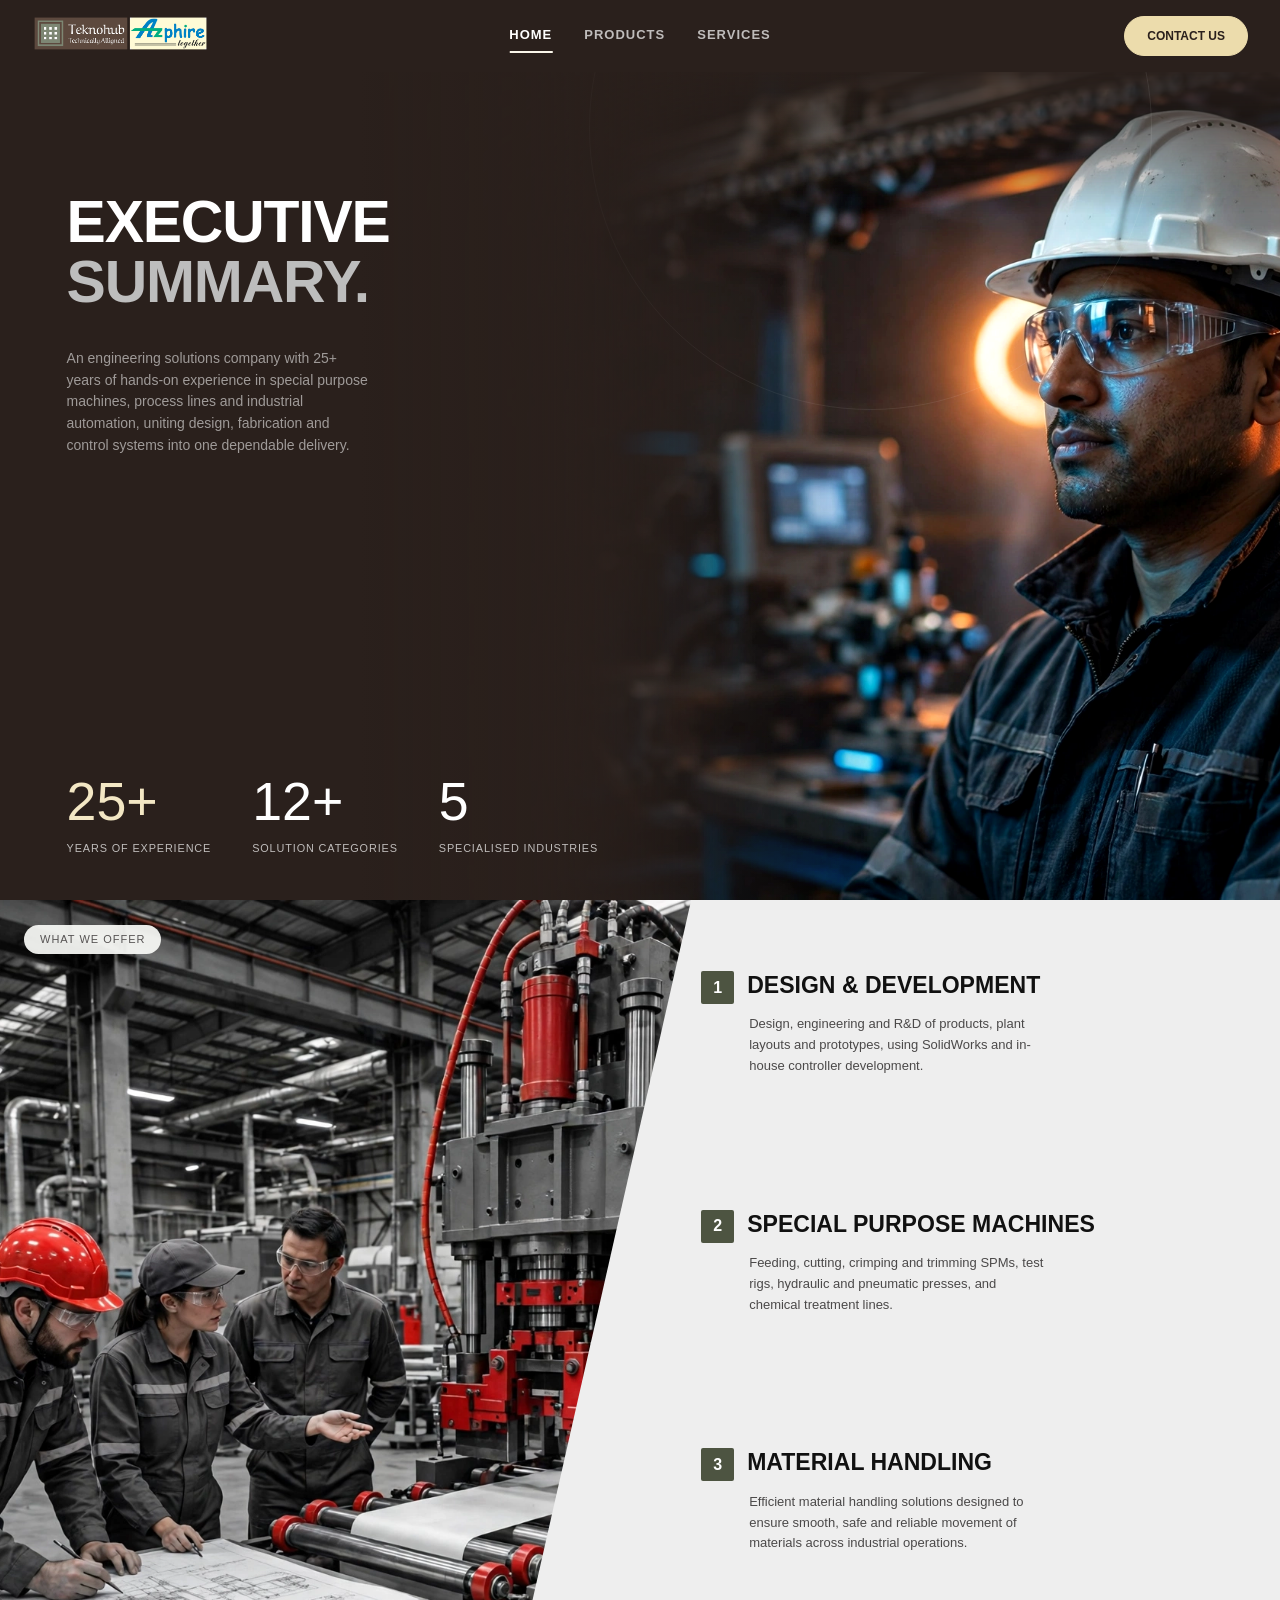
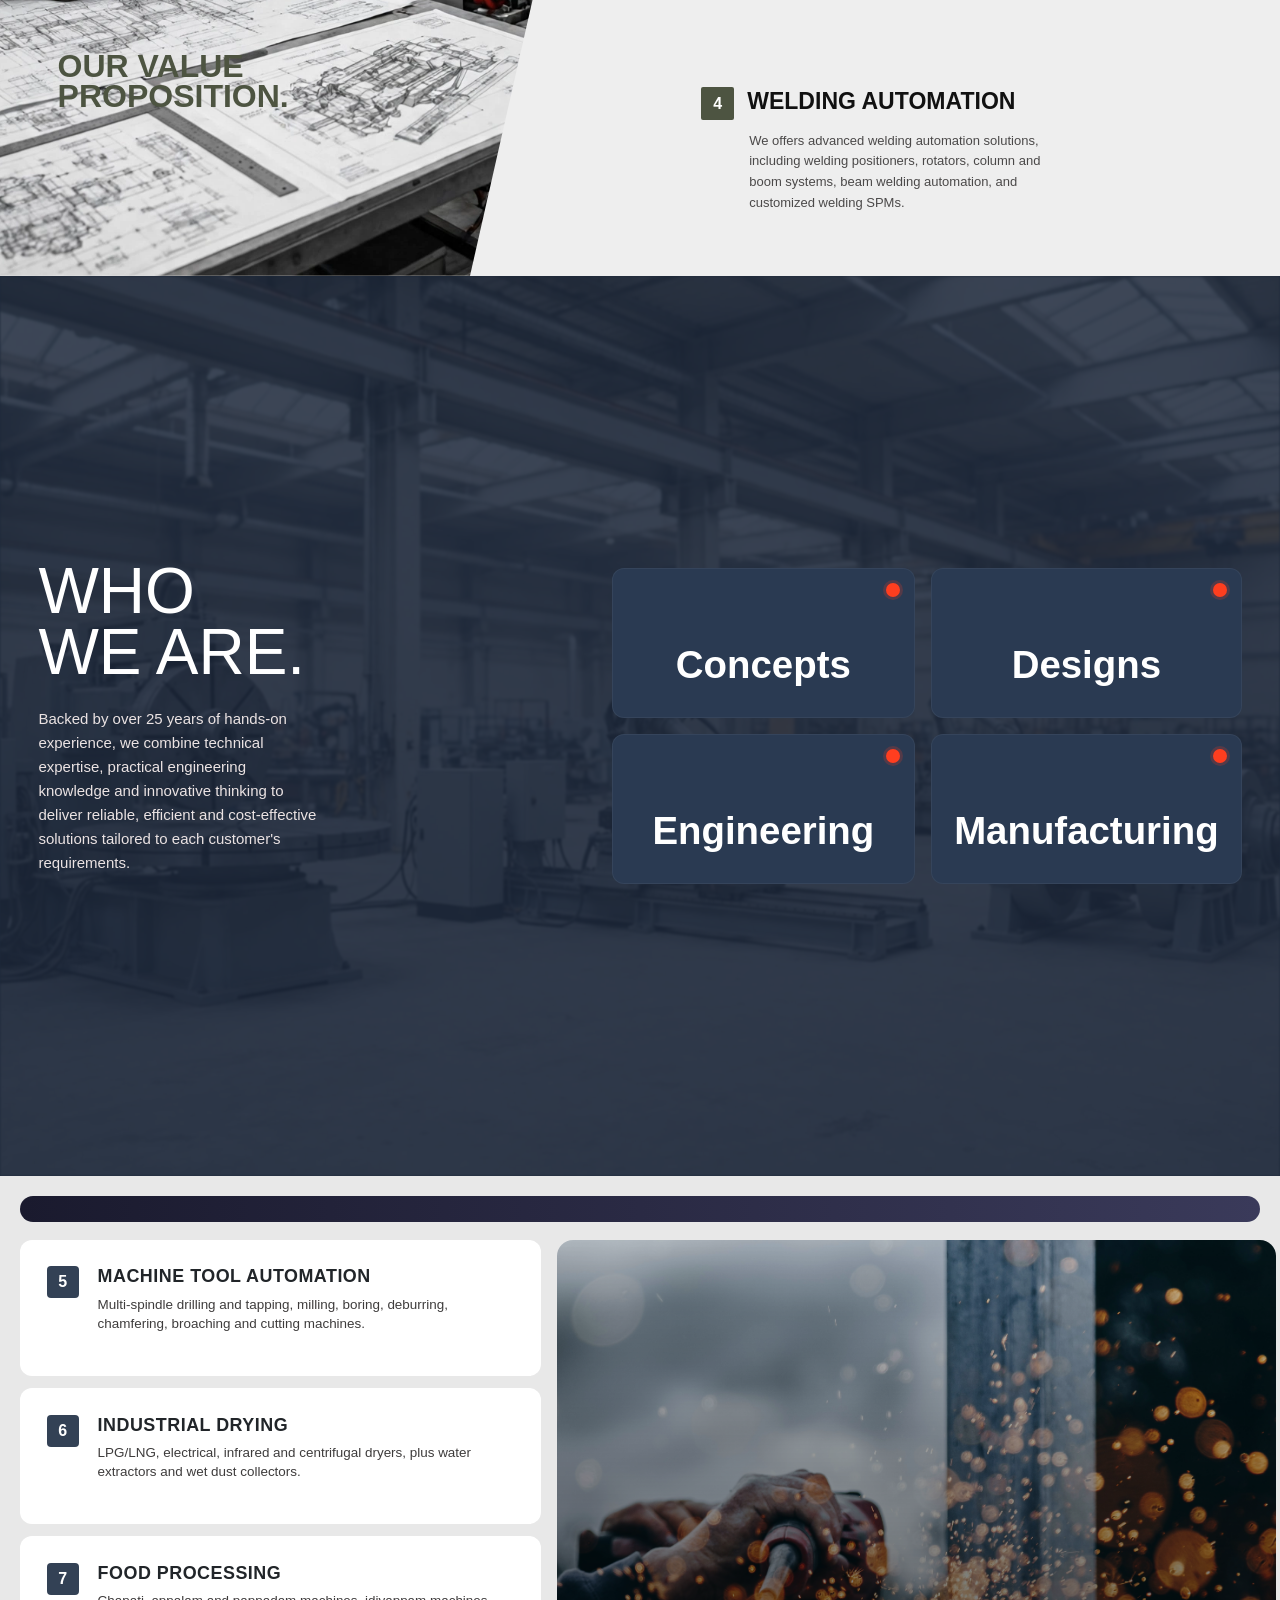
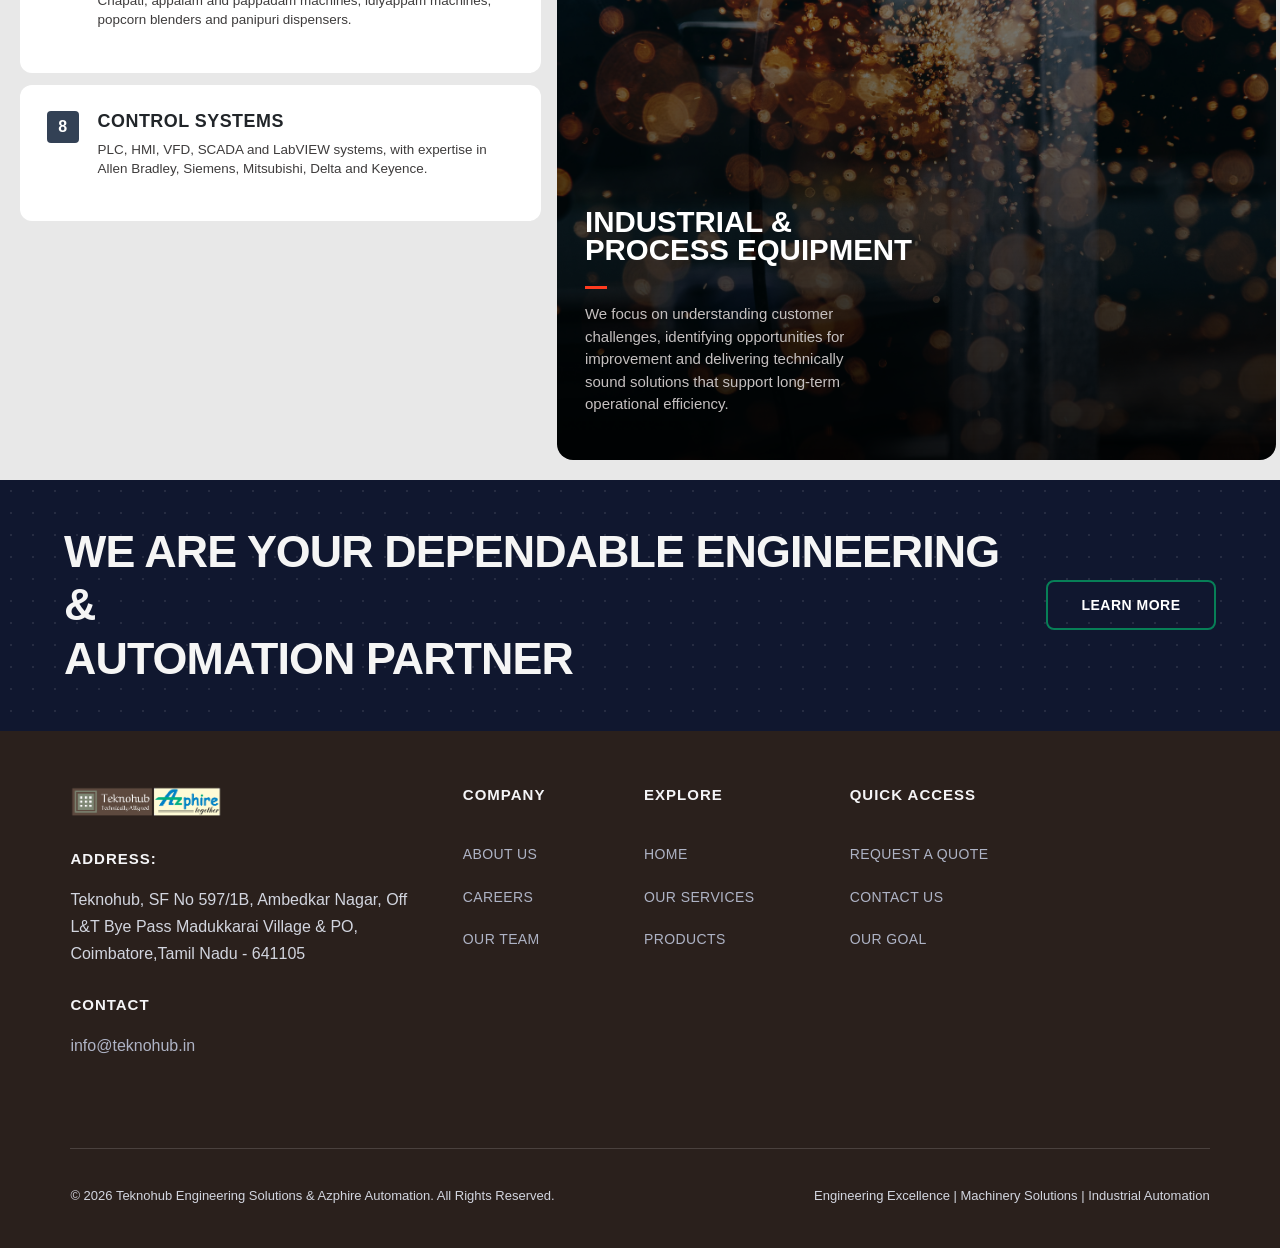
<file: index.html>
<!DOCTYPE html>
<html lang="en">
<head>
    <meta charset="UTF-8">
    <meta name="viewport" content="width=device-width, initial-scale=1.0">
    <title>Teknohub & Azphire </title>
    <link href="https://cdn.jsdelivr.net/npm/bootstrap@5.0.2/dist/css/bootstrap.min.css" rel="stylesheet" integrity="sha384-EVSTQN3/azprG1Anm3QDgpJLIm9Nao0Yz1ztcQTwFspd3yD65VohhpuuCOmLASjC" crossorigin="anonymous">
    <link rel="icon" href="ass/fv.png">
    <link rel="stylesheet" href="home.css">
    <script src="https://cdn.jsdelivr.net/npm/bootstrap@5.0.2/dist/js/bootstrap.bundle.min.js" integrity="sha384-MrcW6ZMFYlzcLA8Nl+NtUVF0sA7MsXsP1UyJoMp4YLEuNSfAP+JcXn/tWtIaxVXM" crossorigin="anonymous"></script>

</head>
<body>

     <!-- Navbar --><header class="navbar">
  <a href="index.html" class="brand" >
    <img src="ass/mlogo.png" alt="Logo" class="brand-logo">
  </a>

  

  <input type="checkbox" id="menu-toggle">
  
  <nav class="nav-links">
    <a href="#home" class="active">HOME</a>
    <a href="Products/products.html">PRODUCTS</a>
    <a href="Service/service.html">SERVICES</a>
    <a href="../Contact/contact.html" class="mobile-contact">CONTACT US</a>
  </nav>

  <div class="nav-right">
    <a href="Contact/contact.html" class="contact-btn">Contact Us</a>
    <label for="menu-toggle" class="menu-icon">
      <span></span><span></span><span></span>
    </label>
  </div>
</header>

     <section class="slide">

    <!-- Decor -->
    <div class="arc"></div>
    <div class="circle"></div>

    <!-- Worker image (use a transparent PNG cut-out for best result) -->
    <img src="ass/man-w.webp" alt="Engineer with helmet" class="hero-img">

    <!-- Title + paragraph -->
    <div class="content">
      <h1 class="title">Executive <span>Summary.</span></h1>
      <p class="desc">
      An engineering solutions company with 25+ years of hands-on experience in special purpose machines, process lines and industrial automation, uniting design, fabrication and control systems into one dependable delivery.
      </p>
    </div>

    <!-- Stats -->
    <div class="stats">
      <div class="stat">
        <div class="num accent">25+</div>
        <div class="label">Years of Experience</div>
      </div>
      <div class="stat">
        <div class="num">12+</div>
        <div class="label">Solution Categories</div>
      </div>
      <div class="stat">
        <div class="num">5</div>
        <div class="label">Specialised Industries</div>
      </div>
    </div>
  </section>



<!-- VALUE PROPOSITION SECTION -->
 <section class="value-prop-section">
  <div class="value-prop-tag">What we offer</div>
  <div class="value-prop-photo"></div>
  <h1 class="value-prop-headline">Our value<br>proposition.</h1>
  <div class="value-prop-item">
    <div class="value-prop-num">1</div>
    <h3>Design & Development</h3>
    <p>Design, engineering and R&D of products, plant layouts and prototypes, using SolidWorks and in-house controller development.</p>
  </div>
  <div class="value-prop-item">
    <div class="value-prop-num">2</div>
    <h3>Special Purpose Machines</h3>
    <p>Feeding, cutting, crimping and trimming SPMs, test rigs, hydraulic and pneumatic presses, and chemical treatment lines.</p>
  </div>
  <div class="value-prop-item">
    <div class="value-prop-num">3</div>
    <h3>Material Handling</h3>
    <p>Efficient material handling solutions designed to ensure smooth, safe and reliable movement of materials across industrial operations.</p>
  </div>
   <div class="value-prop-item">
    <div class="value-prop-num">4</div>
    <h3>Welding Automation</h3>
    <p>We offers advanced welding automation solutions, including welding positioners, rotators, column and boom systems, beam welding automation, and customized welding SPMs.</p>
  </div>   
</section>
<section class="who-section" id="who-section">
  <div class="who-bg"></div>

  <div class="who-content">
    <div class="who-left">
      <h1>WHO<br>WE ARE.</h1>
      <p>Backed by over 25 years of hands-on experience, we combine technical expertise, practical engineering knowledge and innovative thinking to deliver reliable, efficient and cost-effective solutions tailored to each customer's requirements.</p>
    </div>

    <div class="who-right">
      <div class="who-card">
        <span class="dot"></span>
        <h2>Concepts</h2>
      </div>
      <div class="who-card black">
        <span class="dot"></span>
        <h2>Designs</h2>
      </div>
      <div class="who-card">
      <span class="dot"></span>
        <h2>Engineering</h2>
      </div>
      <div class="who-card">
        <span class="dot"></span>
        <h2>Manufacturing</h2>
      </div>
    </div>
  </div>
</section>

<section class="fab-section">
  <div class="fab-top-bar"></div>

  <div class="fab-grid">
    <!-- LEFT 4 CARDS -->
    <div class="fab-left">
      <div class="fab-card">
        <div class="num">5</div>
        <div>
          <h3>MACHINE TOOL AUTOMATION</h3>
          <p>Multi-spindle drilling and tapping, milling, boring, deburring, chamfering, broaching and cutting machines.</p>
        </div>
      </div>

      <div class="fab-card">
        <div class="num">6</div>
        <div>
          <h3>INDUSTRIAL DRYING</h3>
          <p>LPG/LNG, electrical, infrared and centrifugal dryers, plus water extractors and wet dust collectors.</p>
        </div>
      </div>

      <div class="fab-card">
        <div class="num">7</div>
        <div>
          <h3>FOOD PROCESSING</h3>
          <p>Chapati, appalam and pappadam machines, idiyappam machines, popcorn blenders and panipuri dispensers.</p>
        </div>
      </div>

      <div class="fab-card">
        <div class="num">8</div>
        <div>
         <h3>CONTROL SYSTEMS</h3>
         <p>PLC, HMI, VFD, SCADA and LabVIEW systems, with expertise in Allen Bradley, Siemens, Mitsubishi, Delta and Keyence.</p>
        </div>
      </div>  
    </div>

    <!-- RIGHT IMAGE -->
    <div class="fab-right">
      <h1>INDUSTRIAL &<br>PROCESS EQUIPMENT</h1>
      <span class="red-line"></span>
      <p>We focus on understanding customer challenges, identifying opportunities for improvement and delivering technically sound solutions that support long-term operational efficiency.</p>
    </div>
  </div>
</section>

<!-- CALL TO ACTION SECTION -->
<section class="pmps-cta">
  <div class="pmps-cta-content">
    <h2>WE ARE YOUR DEPENDABLE ENGINEERING &<br>AUTOMATION PARTNER</h2>

    <div class="pmps-cta-buttons">
      <!-- <a href="Contacts/contacts.html" class="pmps-btn pmps-btn-primary">
        GET A QUOTE <span>→</span>
      </a> -->

      <a href="#who-section" class="pmps-btn pmps-btn-outline">
        LEARN MORE
      </a>
    </div>
  </div>
</section>

<footer class="pmps-footer">
  <div class="pmps-footer-top">

    <!-- COMPANY CONTACT -->
    <div class="pmps-footer-contact">
      <div class="pmps-footer-brand">
<a href="index.html" class="pmps-footer-logo-link">
    <img src="ass/mlogo.png" alt="PMPS Logo" class="pmps-footer-logo">
</a>      </div>

      <h3>ADDRESS:</h3>
      <p>
  Teknohub, SF No 597/1B, Ambedkar Nagar, Off L&T Bye Pass Madukkarai Village & PO, Coimbatore,Tamil Nadu - 641105
      </p>

      <h3>CONTACT</h3>
      <p>
        <a href="mailto:riaz.teknohub@gmail.com">info@teknohub.in</a>
      </p>
    </div>

    <!-- COMPANY -->
    <div class="pmps-footer-column">
      <h3>COMPANY</h3>
      <a href="index.html">ABOUT US</a>
      <a href="Service/service.html">CAREERS</a>
      <a href="index.html">OUR TEAM</a>
    </div>

    <!-- EXPLORE -->
    <div class="pmps-footer-column">
      <h3>EXPLORE</h3>
      <a href="index.html">HOME</a>
      <a href="Service/service.html">OUR SERVICES</a>
      <a href="Products/products.html">PRODUCTS</a>
    </div>

    <!-- QUICK ACCESS -->
    <div class="pmps-footer-column">
      <h3>QUICK ACCESS</h3>
      <a href="Contact/contact.html">REQUEST A QUOTE</a>
      <a href="Contact/contact.html">CONTACT US</a>
      <a href="Service/service.html"> OUR GOAL</a>
    </div>

    </div>

  <div class="pmps-footer-bottom">
    <div class="pmps-footer-legal">
    <p>© 2026 Teknohub Engineering Solutions & Azphire Automation. All Rights Reserved.</p>
<p>Engineering Excellence | Machinery Solutions | Industrial Automation</p>
    </div>
  </div>
</footer>



</body>
</html>
</file>
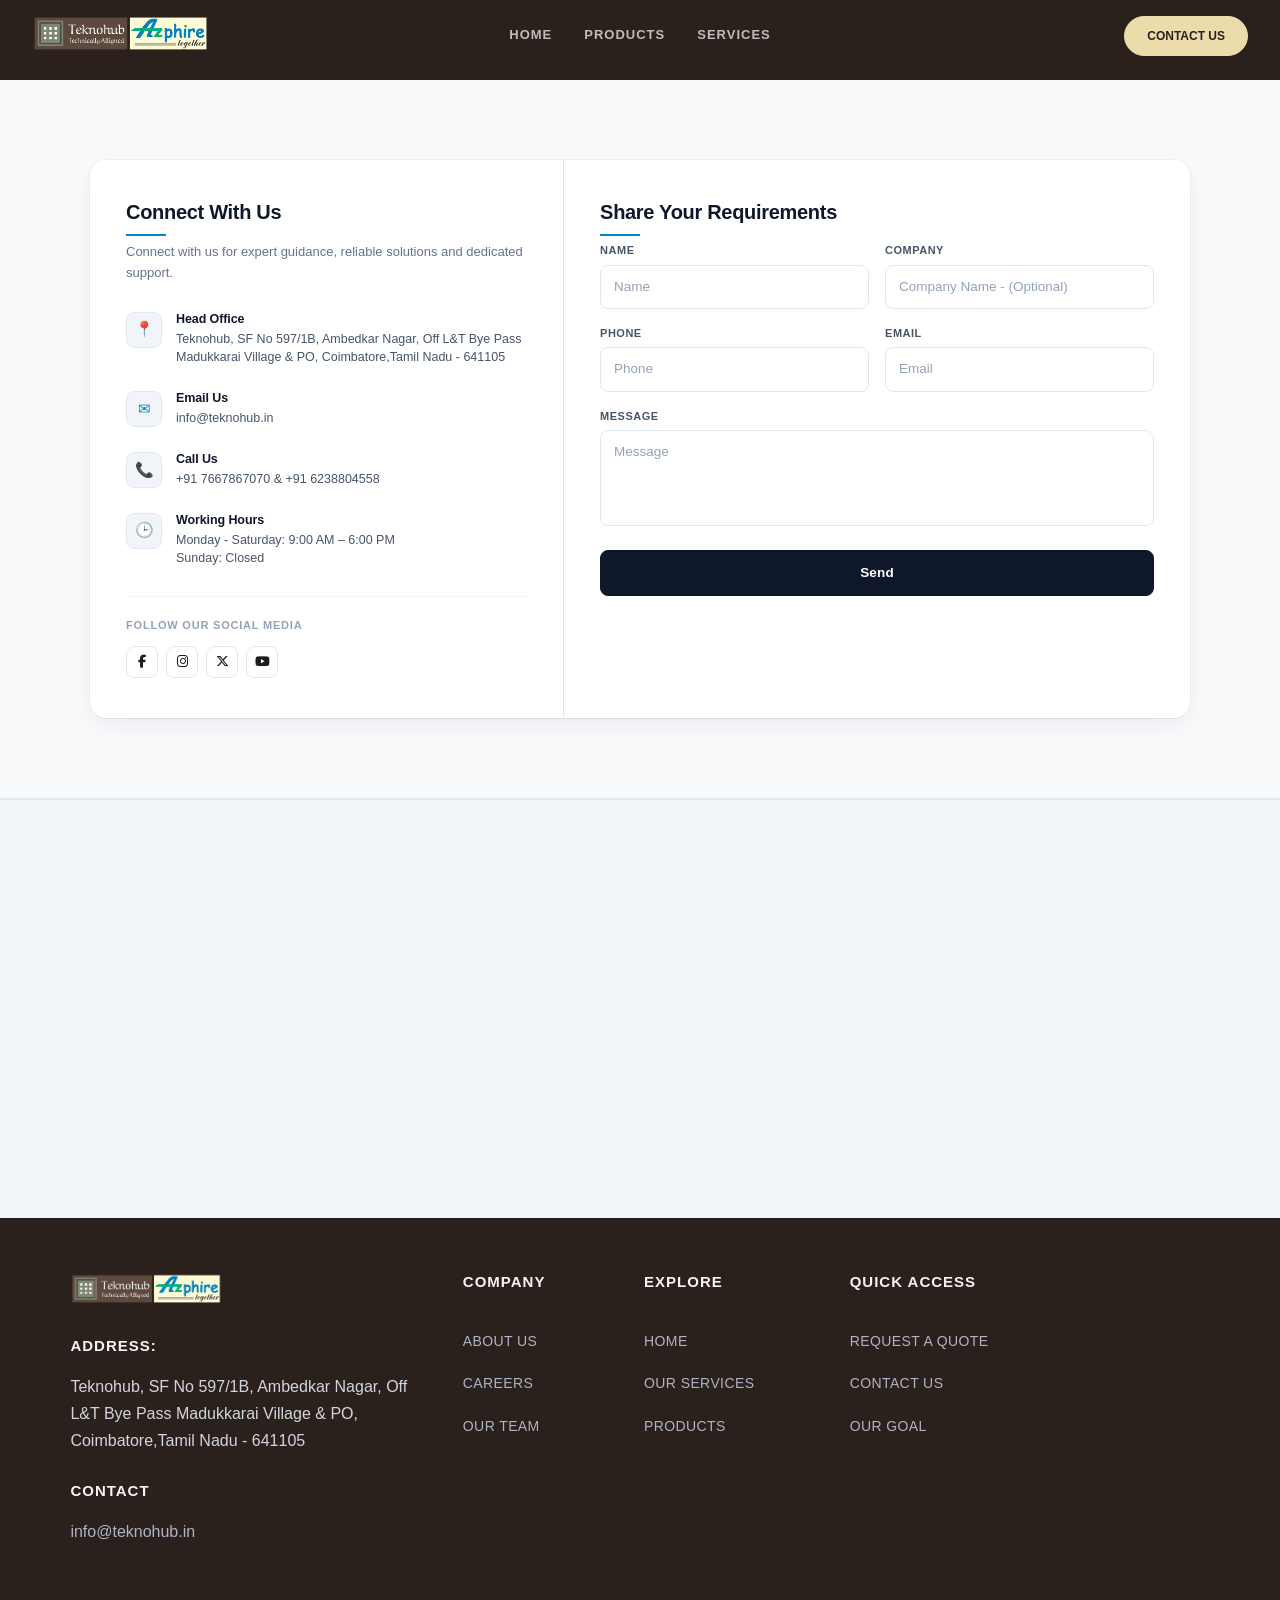
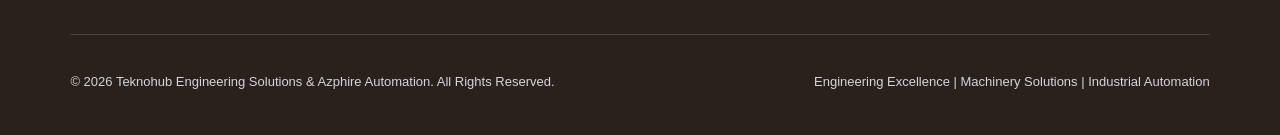
<file: Contact/contact.html>
<!DOCTYPE html>
<html lang="en">
<head>
    <meta charset="UTF-8">
    <meta name="viewport" content="width=device-width, initial-scale=1.0">
    <title>Contact</title>
     <link href="https://cdn.jsdelivr.net/npm/bootstrap@5.0.2/dist/css/bootstrap.min.css" rel="stylesheet" integrity="sha384-EVSTQN3/azprG1Anm3QDgpJLIm9Nao0Yz1ztcQTwFspd3yD65VohhpuuCOmLASjC" crossorigin="anonymous">
     <link rel="stylesheet" href="https://cdnjs.cloudflare.com/ajax/libs/font-awesome/6.5.0/css/all.min.css">
     <link rel="stylesheet" href="https://cdn.jsdelivr.net/npm/bootstrap-icons@1.11.3/font/bootstrap-icons.css">
     <link rel="stylesheet" href="https://cdn.jsdelivr.net/npm/bootstrap-icons@1.11.3/font/bootstrap-icons.min.css">
      <link rel="icon" href="../ass/fv.png">
    <link rel="stylesheet" href="../home.css">
    <link rel="stylesheet" href="../css/contact.css">
</head>
<body>
    
          <header class="navbar">
  <a href="../index.html" class="brand">
    <img src="../ass/mlogo.png" alt="Logo" class="brand-logo">
  </a>

  <input type="checkbox" id="menu-toggle">
  
  <nav class="nav-links">
    <a href="../index.html">HOME</a>
    <a href="../Products/products.html">PRODUCTS</a>
    <a href="../Service/service.html">SERVICES</a>
    <a href="Contact/contact.html" class="mobile-contact">CONTACT US</a>
  </nav>

  <div class="nav-right">
    <a href="Contact/contact.html" class="contact-btn">Contact Us</a>
    <label for="menu-toggle" class="menu-icon">
      <span></span><span></span><span></span>
    </label>
  </div>
</header>

  <section class="form" id="contact">
    <div class="contact-top-card">

      <!-- LEFT -->
      <div class="contact-left">
        <h2>Connect With Us</h2>
        <p class="sub">Connect with us for expert guidance, reliable solutions and dedicated support.</p>

        <div class="detail-item">
          <div class="detail-icon">📍</div>
          <div>
            <h4>Head Office</h4>
            <p>Teknohub, SF No 597/1B, Ambedkar Nagar, Off L&T Bye Pass Madukkarai Village & PO, Coimbatore,Tamil Nadu - 641105</p>
          </div>
        </div>

        <div class="detail-item">
          <div class="detail-icon">✉</div>
          <div>
            <h4>Email Us</h4>
            <p> info@teknohub.in</p>
          </div>
        </div>

        <div class="detail-item">
          <div class="detail-icon">📞</div>
          <div>
            <h4>Call Us</h4>
            <p>+91 7667867070 & +91 6238804558 </p>
          </div>
        </div>

        <div class="detail-item">
          <div class="detail-icon">🕒</div>
          <div>
            <h4>Working Hours</h4>
            <p>Monday - Saturday: 9:00 AM – 6:00 PM <br>Sunday: Closed</p>
          </div>
        </div>

        <div class="social">
          <p>Follow our social media</p>
          <div class="social-icons">
            <a href="#" aria-label="Facebook"><i class="fab fa-facebook-f"></i></a>
            <a href="#" aria-label="Instagram"><i class="fab fa-instagram"></i></a>
            <a href="https://x.com/" target="_blank" aria-label="X"><i class="fab fa-x-twitter"></i></a>
            <a href="#" aria-label="YouTube"><i class="fab fa-youtube"></i></a>
          </div>
        </div>
      </div><!-- /contact-left -->

      <!-- RIGHT -->
      <div class="contact-right">
        <h2>Share Your Requirements</h2>
        <form id="contactForm">
          <input type="hidden" name="access_key" value="e245751d-0aff-443f-809a-ebb74a192b5c">
          <input type="hidden" name="_subject" value="New website enquiry - PMPS">
          <input type="hidden" name="_captcha" value="false">
          <input type="hidden" name="_template" value="table">
          <input type="text" name="_honey" style="display:none" tabindex="-1" autocomplete="off">

          <div class="form-row">
            <div class="form-group">
              <label>Name</label>
              <input type="text" name="Name" placeholder="Name" required>
            </div>
            <div class="form-group">
              <label>Company</label>
              <input type="text" name="Company" placeholder="Company Name - (Optional)">
            </div>
          </div>

          <div class="form-row">
            <div class="form-group">
              <label>Phone</label>
              <input type="tel" name="Phone" placeholder="Phone" required maxlength="10" pattern="[0-9]{10}" inputmode="numeric"
                oninput="this.value = this.value.replace(/[^0-9]/g, '').slice(0, 10)">
            </div>
            <div class="form-group">
              <label>Email</label>
              <input type="email" name="email" placeholder="Email" required
                pattern="^[a-zA-Z0-9._%+-]+@gmail\.com$"
                title="Please enter a valid Gmail address ending with @gmail.com">
            </div>
          </div>

          <div class="form-group full">
            <label>Message</label>
            <textarea name="Message" placeholder="Message" required></textarea>
          </div>

          <button type="submit" class="send-btn" id="sendBtn">Send</button>
          <p id="formStatus" style="margin-top:12px;font-size:14px;display:none;"></p>
        </form>
      </div><!-- /contact-right -->

    </div><!-- /contact-top-card -->
  </section>

  
<!-- map -->
<section class="map">
      <div class="contact-map">
   <iframe src="https://www.google.com/maps/embed?pb=!1m18!1m12!1m3!1d3917.8861915992875!2d76.9417126!3d10.8962531!2m3!1f0!2f0!3f0!3m2!1i1024!2i768!4f13.1!3m3!1m2!1s0x3ba85be6e58031eb%3A0x33d83074343b779f!2sAzphire!5e0!3m2!1sen!2sin!4v1793863912921!5m2!1sen!2sin" width="600" height="450" style="border:0;" allowfullscreen="" loading="lazy" referrerpolicy="strict-origin-when-cross-origin"></iframe>
   </div>
</section>
<!-- map -->

 
<footer class="pmps-footer">
  <div class="pmps-footer-top">

    <!-- COMPANY CONTACT -->
    <div class="pmps-footer-contact">
      <div class="pmps-footer-brand">
<a href="../index.html" class="pmps-footer-logo-link">
    <img src="../ass/mlogo.png" alt="PMPS Logo" class="pmps-footer-logo">
</a>      </div>

      <h3>ADDRESS:</h3>
        <p>
        Teknohub, SF No 597/1B, Ambedkar Nagar, Off L&T Bye Pass Madukkarai Village & PO, Coimbatore,Tamil Nadu - 641105
      </p> 

      <h3>CONTACT</h3>
      <p>
        <a href="mailto:riaz.teknohub@gmail.com">info@teknohub.in</a><br>
     </p>
    </div>

    <!-- COMPANY -->
    <div class="pmps-footer-column">
      <h3>COMPANY</h3>
      <a href="../index.html">ABOUT US</a>
      <a href="../Service/service.html">CAREERS</a>
      <a href="../index.html">OUR TEAM</a>
    </div>

    <!-- EXPLORE -->
    <div class="pmps-footer-column">
      <h3>EXPLORE</h3>
      <a href="../index.html">HOME</a>
      <a href="../Service/service.html">OUR SERVICES</a>
      <a href="../Products/products.html">PRODUCTS</a>
    </div>

    <!-- QUICK ACCESS -->
    <div class="pmps-footer-column">
      <h3>QUICK ACCESS</h3>
      <a href="Contact/contact.html">REQUEST A QUOTE</a>
      <a href="Contact/contact.html">CONTACT US</a>
      <a href="../Service/service.html"> OUR GOAL</a>
    </div>

 

  </div>

  <div class="pmps-footer-bottom">
    <div class="pmps-footer-legal">
      <p>© 2026 Teknohub Engineering Solutions & Azphire Automation. All Rights Reserved.</p>
<p>Engineering Excellence | Machinery Solutions | Industrial Automation</p>
    </div>
  </div>
</footer>

  <script src="https://cdn.jsdelivr.net/npm/bootstrap@5.0.2/dist/js/bootstrap.bundle.min.js"></script>

 

<script src="../js/contact.js"></script>

</body>
</html>
</file>
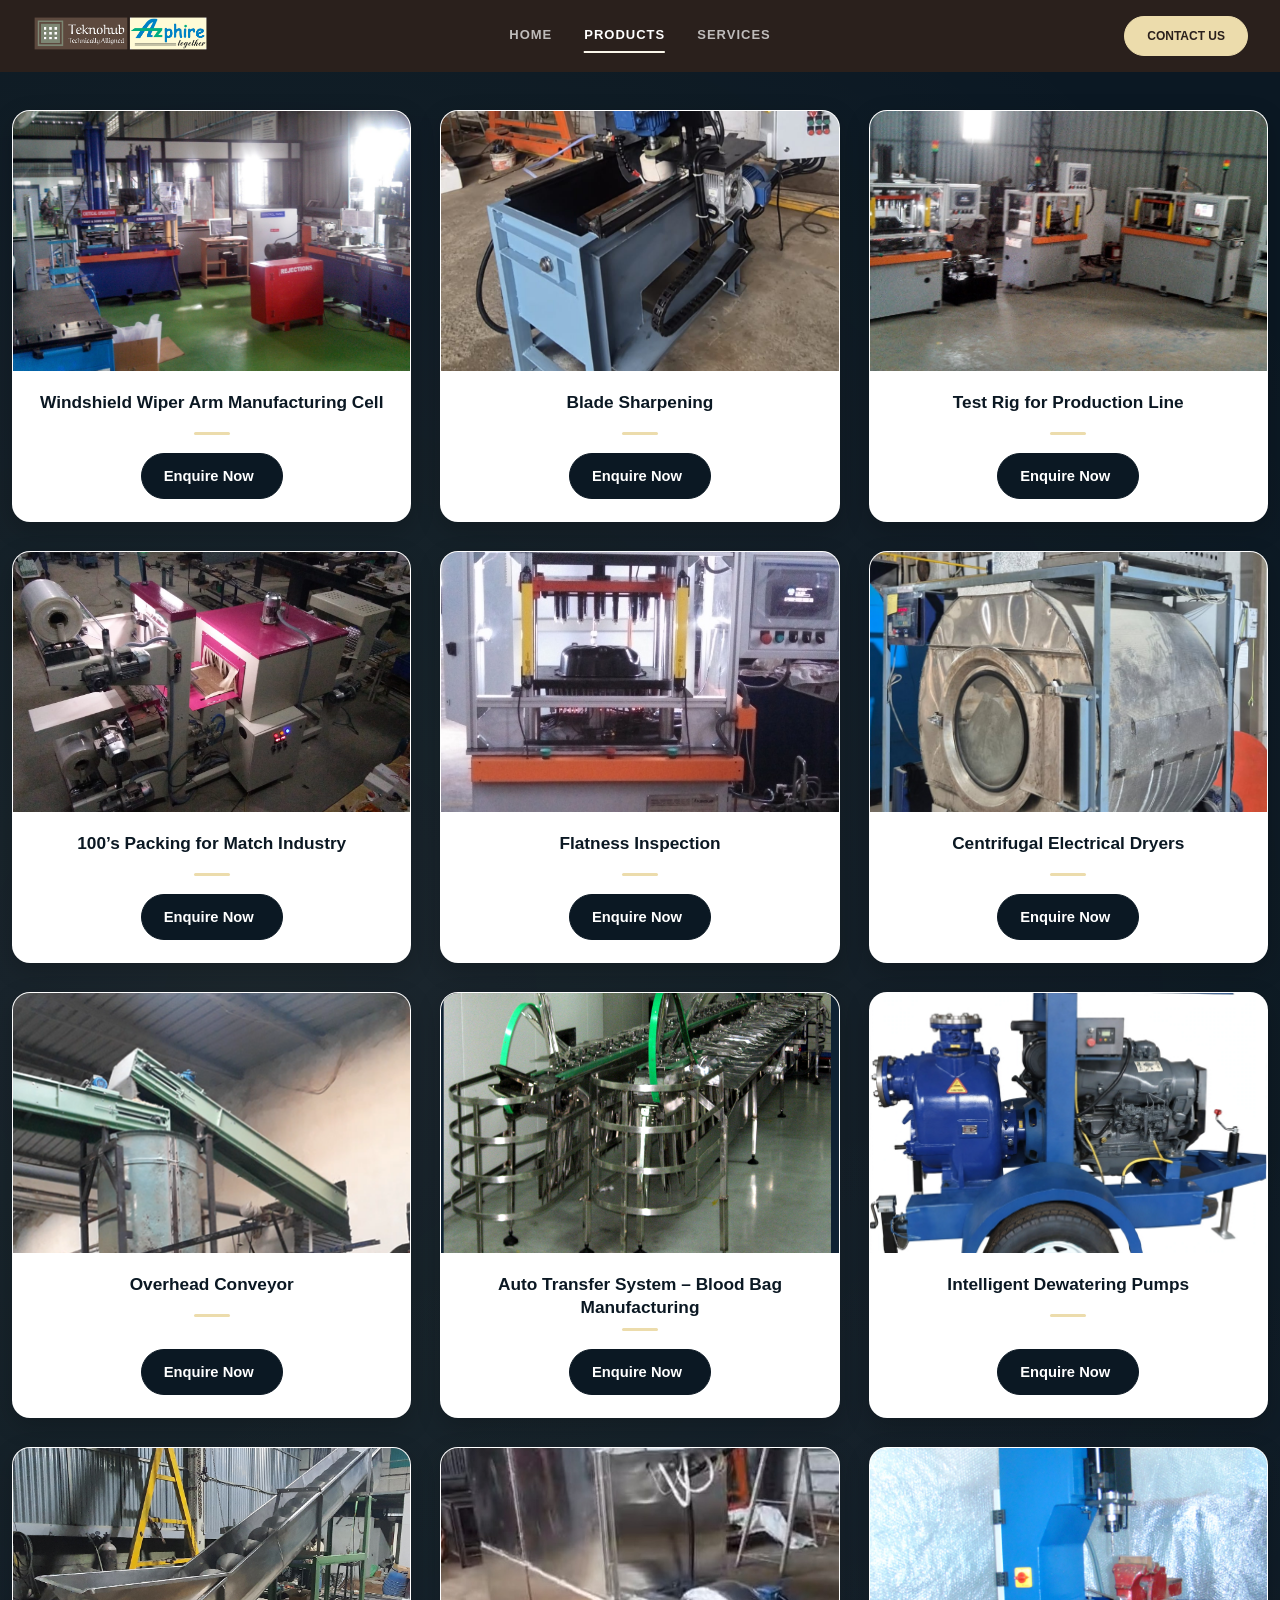
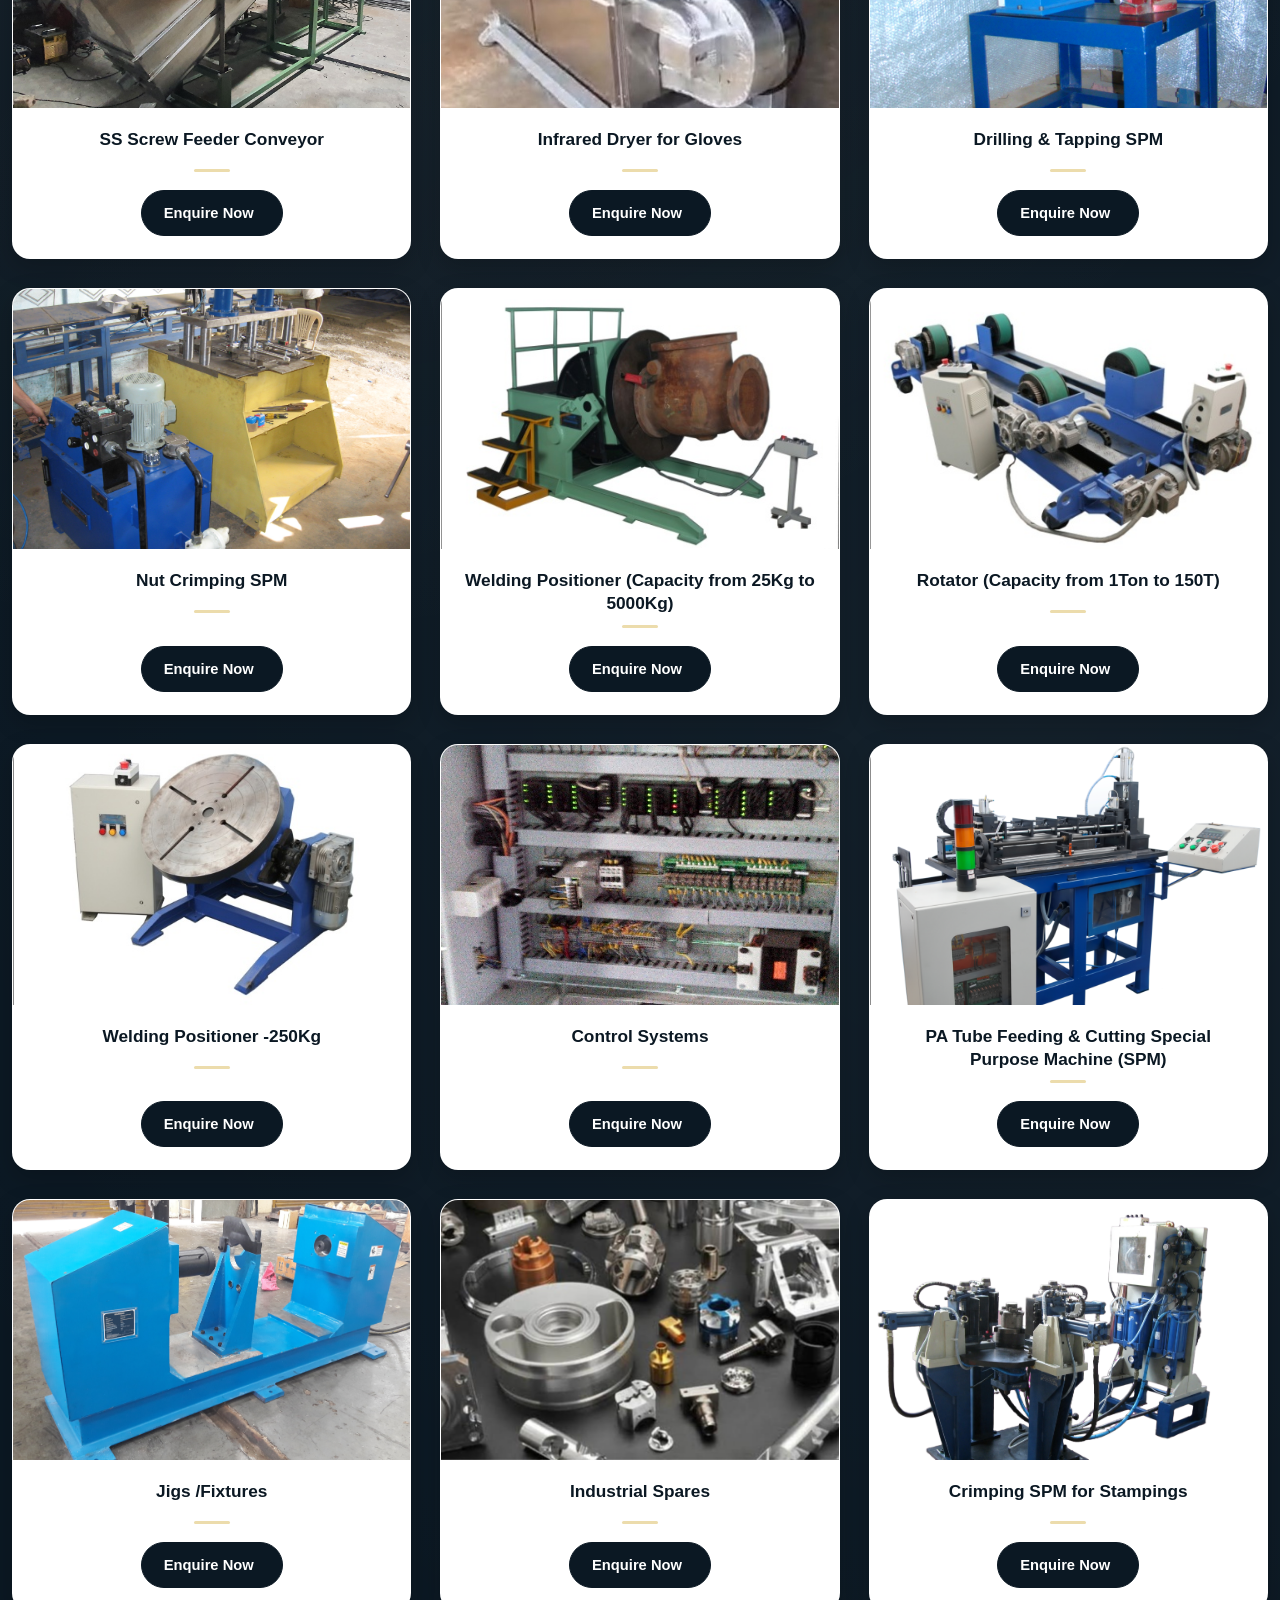
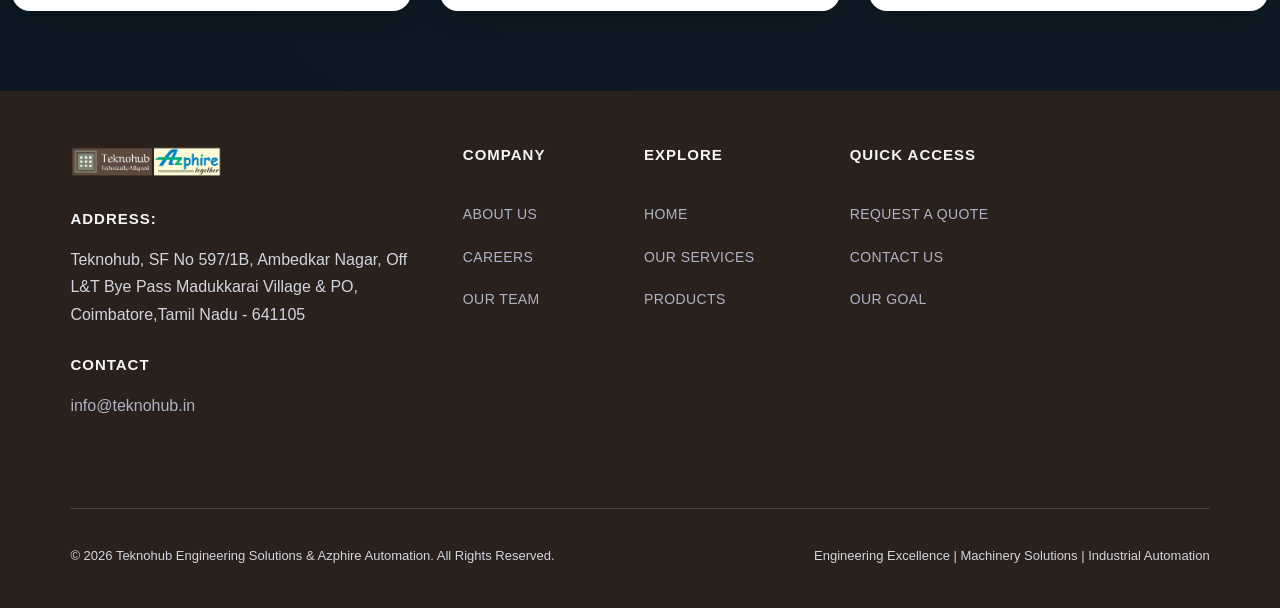
<file: Products/products.html>
<!DOCTYPE html>
<html lang="en">
<head>
    <meta charset="UTF-8">
    <meta name="viewport" content="width=device-width, initial-scale=1.0">
    <title>Products</title>
    <link href="https://cdn.jsdelivr.net/npm/bootstrap@5.0.2/dist/css/bootstrap.min.css" rel="stylesheet" integrity="sha384-EVSTQN3/azprG1Anm3QDgpJLIm9Nao0Yz1ztcQTwFspd3yD65VohhpuuCOmLASjC" crossorigin="anonymous">
    <link rel="icon" href="../ass/fv.png">
    <link rel="stylesheet" href="../home.css">
    <link rel="stylesheet" href="../css/products.css">

</head>
<body>
 
        <script src="https://cdn.jsdelivr.net/npm/bootstrap@5.0.2/dist/js/bootstrap.bundle.min.js" integrity="sha384-MrcW6ZMFYlzcLA8Nl+NtUVF0sA7MsXsP1UyJoMp4YLEuNSfAP+JcXn/tWtIaxVXM" crossorigin="anonymous"></script>

   <header class="navbar">
  <a href="../index.html" class="brand">
    <img src="../ass/mlogo.png" alt="Logo" class="brand-logo">
  </a>

  <input type="checkbox" id="menu-toggle">
  
  <nav class="nav-links">
    <a href="../index.html">HOME</a>
    <a href="../Products/products.html" class="active">PRODUCTS</a>
    <a href="../Service/service.html">SERVICES</a>
    <a href="../Contact/contact.html" class="mobile-contact">CONTACT US</a>
  </nav>

  <div class="nav-right">
    <a href="../Contact/contact.html" class="contact-btn">Contact Us</a>
    <label for="menu-toggle" class="menu-icon">
      <span></span><span></span><span></span>
    </label>
  </div>
</header>

   
<section class="pd-section">
    <div class="container">


        <div class="row g-4">

            <!-- Product 1 -->
            <div class="col-lg-4 col-md-6">
                <div class="pd-card">
                    <div class="pd-img-box">
                        <img src="pro/one.png" alt="Pulper">
                    </div>
                    <div class="pd-body">
                        <h5>Windshield Wiper Arm Manufacturing Cell</h5>
<a href="#" class="pd-btn" onclick="openEnquiry('Product Quote'); return false;">
    Enquire Now <i class="bi bi-arrow-right"></i>
</a>
                    </div>
                </div>
            </div>

            <!-- Product 2 -->
            <div class="col-lg-4 col-md-6">
                <div class="pd-card">
                    <div class="pd-img-box">
                        <img src="pro/two.png" alt="Agitator">
                    </div>
                    <div class="pd-body">
                        <h5>Blade Sharpening</h5>
                   <a href="#" class="pd-btn" onclick="openEnquiry('Product Quote'); return false;">
    Enquire Now <i class="bi bi-arrow-right"></i>
</a>
                    </div>
                </div>
            </div>

            <!-- Product 3 -->
            <div class="col-lg-4 col-md-6">
                <div class="pd-card">
                    <div class="pd-img-box">
                        <img src="pro/three.png"
                             alt="Hydropulper Stainless Steel 304">
                    </div>
                    <div class="pd-body">
                        <h5>Test Rig for Production Line</h5>
                      <a href="#" class="pd-btn" onclick="openEnquiry('Product Quote'); return false;">
    Enquire Now <i class="bi bi-arrow-right"></i>
</a>
                    </div>
                </div>
            </div>

            <!-- Product 4 -->
            <div class="col-lg-4 col-md-6">
                <div class="pd-card">
                    <div class="pd-img-box">
                        <img src="pro/four.png"
                             alt="VSTR Stirrer Gearbox Assembly with Bridge">
                    </div>
                    <div class="pd-body">
                        <h5>100’s Packing for Match Industry</h5>
<a href="#" class="pd-btn" onclick="openEnquiry('Product Quote'); return false;">
    Enquire Now <i class="bi bi-arrow-right"></i>
</a>
                    </div>
                </div>
            </div>

            <!-- Product 5 -->
            <div class="col-lg-4 col-md-6">
                <div class="pd-card">
                    <div class="pd-img-box">
                        <img src="pro/fivee.png"
                             alt="Hydropulper Impeller and Screenplate">
                    </div>
                    <div class="pd-body">
                        <h5>Flatness Inspection</h5>
                      <a href="#" class="pd-btn" onclick="openEnquiry('Product Quote'); return false;">
    Enquire Now <i class="bi bi-arrow-right"></i>
</a>
                    </div>
                </div>
            </div>

            <!-- Product 6 -->
            <div class="col-lg-4 col-md-6">
                <div class="pd-card">
                    <div class="pd-img-box">
                        <img src="pro/six.png" alt="Screw Conveyor">
                    </div>
                    <div class="pd-body">
                        <h5>Centrifugal Electrical Dryers</h5>
                     <a href="#" class="pd-btn" onclick="openEnquiry('Product Quote'); return false;">
    Enquire Now <i class="bi bi-arrow-right"></i>
</a>
                    </div>
                </div>
            </div>

            <!-- Product 7 -->
            <div class="col-lg-4 col-md-6">
                <div class="pd-card">
                    <div class="pd-img-box">
                        <img src="pro/seven.png"
                             alt="VSTR Stirrer Agitator Full Equipment">
                    </div>
                    <div class="pd-body">
                        <h5>Overhead Conveyor</h5>
                    <a href="#" class="pd-btn" onclick="openEnquiry('Product Quote'); return false;">
    Enquire Now <i class="bi bi-arrow-right"></i>
</a>
                    </div>
                </div>
            </div>

            <!-- Product 8 -->
            <div class="col-lg-4 col-md-6">
                <div class="pd-card">
                    <div class="pd-img-box">
                        <img src="pro/eirght.png" alt="1CuM Hydropulper">
                    </div>
                    <div class="pd-body">
                        <h5>Auto Transfer System – Blood Bag Manufacturing</h5>
                     <a href="#" class="pd-btn" onclick="openEnquiry('Product Quote'); return false;">
    Enquire Now <i class="bi bi-arrow-right"></i>
</a>
                    </div>
                </div>
            </div>

             <div class="col-lg-4 col-md-6">
                <div class="pd-card">
                    <div class="pd-img-box">
                        <img src="pro/intd.webp" alt="1CuM Hydropulper">
                    </div>
                    <div class="pd-body">
                        <h5>Intelligent Dewatering Pumps</h5>
                      <a href="#" class="pd-btn" onclick="openEnquiry('Product Quote'); return false;">
    Enquire Now <i class="bi bi-arrow-right"></i>
</a>
                    </div>
                </div>
            </div>

             <div class="col-lg-4 col-md-6">
                <div class="pd-card">
                    <div class="pd-img-box">
                        <img src="pro/nine.png" alt="1CuM Hydropulper">
                    </div>
                    <div class="pd-body">
                        <h5>SS Screw Feeder Conveyor</h5>
<a href="#" class="pd-btn" onclick="openEnquiry('Product Quote'); return false;">
    Enquire Now <i class="bi bi-arrow-right"></i>
</a>
                    </div>
                </div>
            </div>

            <div class="col-lg-4 col-md-6">
                <div class="pd-card">
                    <div class="pd-img-box">
                        <img src="pro/ten.png" alt="1CuM Hydropulper">
                    </div>
                    <div class="pd-body">
                        <h5>Infrared Dryer for Gloves</h5>
                     <a href="#" class="pd-btn" onclick="openEnquiry('Product Quote'); return false;">
    Enquire Now <i class="bi bi-arrow-right"></i>
</a>
                    </div>
                </div>
            </div>

            <div class="col-lg-4 col-md-6">
                <div class="pd-card">
                    <div class="pd-img-box">
                        <img src="pro/eleven.png" alt="1CuM Hydropulper">
                    </div>
                    <div class="pd-body">
                        <h5>Drilling & Tapping SPM</h5>
                      <a href="#" class="pd-btn" onclick="openEnquiry('Product Quote'); return false;">
    Enquire Now <i class="bi bi-arrow-right"></i>
</a>
                    </div>
                </div>
            </div>

             <div class="col-lg-4 col-md-6">
                <div class="pd-card">
                    <div class="pd-img-box">
                        <img src="pro/12.png" alt="1CuM Hydropulper">
                    </div>
                    <div class="pd-body">
                        <h5>Nut Crimping SPM</h5>
                      <a href="#" class="pd-btn" onclick="openEnquiry('Product Quote'); return false;">
    Enquire Now <i class="bi bi-arrow-right"></i>
</a>
                    </div>
                </div>
            </div>
            
             <div class="col-lg-4 col-md-6">
                <div class="pd-card">
                    <div class="pd-img-box">
                        <img src="pro/13.png" alt="1CuM Hydropulper">
                    </div>
                    <div class="pd-body">
                        <h5>Welding Positioner (Capacity from 25Kg to 5000Kg)</h5>
                      <a href="#" class="pd-btn" onclick="openEnquiry('Product Quote'); return false;">
    Enquire Now <i class="bi bi-arrow-right"></i>
</a>
                    </div>
                </div>
            </div>


            <!-- Product 9 -->
            <div class="col-lg-4 col-md-6">
                <div class="pd-card">
                    <div class="pd-img-box">
                        <img src="pro/14.png" alt="Hydropulper Shell">
                    </div>
                    <div class="pd-body">
                        <h5>Rotator (Capacity from 1Ton to 150T)</h5>
                       <a href="#" class="pd-btn" onclick="openEnquiry('Product Quote'); return false;">
    Enquire Now <i class="bi bi-arrow-right"></i>
</a>
                    </div>
                </div>
            </div>

             <div class="col-lg-4 col-md-6">
                <div class="pd-card">
                    <div class="pd-img-box">
                        <img src="pro/15.png" alt="Hydropulper Shell">
                    </div>
                    <div class="pd-body">
                        <h5>Welding Positioner -250Kg</h5>
                       <a href="#" class="pd-btn" onclick="openEnquiry('Product Quote'); return false;">
    Enquire Now <i class="bi bi-arrow-right"></i>
</a>
                    </div>
                </div>
            </div>

              <div class="col-lg-4 col-md-6">
                <div class="pd-card">
                    <div class="pd-img-box">
                        <img src="pro/16.png" alt="Hydropulper Shell">
                    </div>
                    <div class="pd-body">
                        <h5>Control Systems</h5>
<a href="#" class="pd-btn" onclick="openEnquiry('Product Quote'); return false;">
    Enquire Now <i class="bi bi-arrow-right"></i>
</a>
                    </div>
                </div>
            </div>

              <div class="col-lg-4 col-md-6">
                <div class="pd-card">
                    <div class="pd-img-box">
                        <img src="pro/17.png" alt="Hydropulper Shell">
                    </div>
                    <div class="pd-body">
                        <h5>PA Tube Feeding & Cutting Special Purpose Machine (SPM)</h5>
                      <a href="#" class="pd-btn" onclick="openEnquiry('Product Quote'); return false;">
    Enquire Now <i class="bi bi-arrow-right"></i>
</a>
                    </div>
                </div>
            </div>

              <div class="col-lg-4 col-md-6">
                <div class="pd-card">
                    <div class="pd-img-box">
                        <img src="pro/18.png" alt="Hydropulper Shell">
                    </div>
                    <div class="pd-body">
                        <h5>Jigs /Fixtures</h5>
                        <a href="#" class="pd-btn" onclick="openEnquiry('Product Quote'); return false;">
    Enquire Now <i class="bi bi-arrow-right"></i>
</a>
                    </div>
                </div>
            </div>


             <div class="col-lg-4 col-md-6">
                <div class="pd-card">
                    <div class="pd-img-box">
                        <img src="pro/19.png" alt="Hydropulper Shell">
                    </div>
                    <div class="pd-body">
                        <h5>Industrial Spares</h5>
                       <a href="#" class="pd-btn" onclick="openEnquiry('Product Quote'); return false;">
    Enquire Now <i class="bi bi-arrow-right"></i>
</a>
                    </div>
                </div>
            </div>


             <div class="col-lg-4 col-md-6">
                <div class="pd-card">
                    <div class="pd-img-box">
                        <img src="pro/20.png" alt="Hydropulper Shell">
                    </div>
                    <div class="pd-body">
                        <h5>Crimping SPM for Stampings</h5>
                        <a href="#" class="pd-btn" onclick="openEnquiry('Product Quote'); return false;">
    Enquire Now <i class="bi bi-arrow-right"></i>
</a>
                    </div>
                </div>
            </div>

        </div>
    </div>
</section>


<!-- Popup Modal -->
<div id="enquiryModal" class="enq-overlay">
  <div class="enq-box">
    <button class="enq-close" onclick="closeEnquiry()">&times;</button>
    
    <div id="enqFormWrap">
      <h4 id="enqProductTitle">Enquiry</h4>
      <p class="enq-sub">Fill the details, we will contact you soon.</p>
      
      <form id="enquiryForm" onsubmit="submitEnquiry(event)">
        <input type="hidden" name="access_key" value="e245751d-0aff-443f-809a-ebb74a192b5c">
        <input type="hidden" id="enqProductInput" name="product">
        <input type="hidden" name="subject" id="enqSubject" value="New Enquiry">

        <div class="enq-field">
          <label>Name</label>
          <input type="text" id="enqName" name="name" placeholder="Your name" required>
        </div>

        <div class="enq-field">
          <label>Phone No</label>
          <input type="tel" id="enqPhone" name="phone" placeholder="10 digit number" maxlength="10" inputmode="numeric" oninput="this.value=this.value.replace(/[^0-9]/g,'').slice(0,10)" pattern="[0-9]{10}" required>
          <small id="phoneError" style="color:red;display:none;font-size:12px;">Enter valid 10 digit number</small>
        </div>

        <div class="enq-field">
          <label>Message</label>
          <textarea id="enqMsg" name="message" rows="4" placeholder="My Message..." required></textarea>
        </div>

        <button type="submit" class="enq-submit">Submit</button>
      </form>
    </div>

    <div id="enqSuccessWrap" style="display:none;text-align:center;">
      <div class="enq-success-icon">✓</div>
      <h4>Successfully Submitted!</h4>
      <p>Enquiry for <b id="successProduct"></b> received.</p>
      <button class="enq-submit" onclick="closeEnquiry()">Close</button>
    </div>

  </div>
</div>


   
<footer class="pmps-footer">
  <div class="pmps-footer-top">

    <!-- COMPANY CONTACT -->
    <div class="pmps-footer-contact">
      <div class="pmps-footer-brand">
<a href="../index.html" class="pmps-footer-logo-link">
    <img src="../ass/mlogo.png" alt="PMPS Logo" class="pmps-footer-logo">
</a>      </div>

      <h3>ADDRESS:</h3>
        <p>
        Teknohub, SF No 597/1B, Ambedkar Nagar, Off L&T Bye Pass Madukkarai Village & PO, Coimbatore,Tamil Nadu - 641105
      </p>


      <h3>CONTACT</h3>
      <p>
        <a href="mailto:riaz.teknohub@gmail.com">info@teknohub.in</a><br>
     </p>
    </div>

    <!-- COMPANY -->
    <div class="pmps-footer-column">
      <h3>COMPANY</h3>
      <a href="../index.html">ABOUT US</a>
      <a href="../Service/service.html">CAREERS</a>
      <a href="../index.html">OUR TEAM</a>
    </div>

    <!-- EXPLORE -->
    <div class="pmps-footer-column">
      <h3>EXPLORE</h3>
      <a href="../index.html">HOME</a>
      <a href="../Service/service.html">OUR SERVICES</a>
      <a href="../Products/products.html">PRODUCTS</a>
    </div>

    <!-- QUICK ACCESS -->
    <div class="pmps-footer-column">
      <h3>QUICK ACCESS</h3>
      <a href="../Contact/contact.html">REQUEST A QUOTE</a>
      <a href="../Contact/contact.html">CONTACT US</a>
      <a href="../Service/service.html"> OUR GOAL</a>
    </div>


  </div>


  <div class="pmps-footer-bottom">
    <div class="pmps-footer-legal">
     <p>© 2026 Teknohub Engineering Solutions & Azphire Automation. All Rights Reserved.</p>
<p>Engineering Excellence | Machinery Solutions | Industrial Automation</p>
    </div>
  </div>
</footer>
   
<script src="../js/products.js"></script>


</body>
</html>
</file>
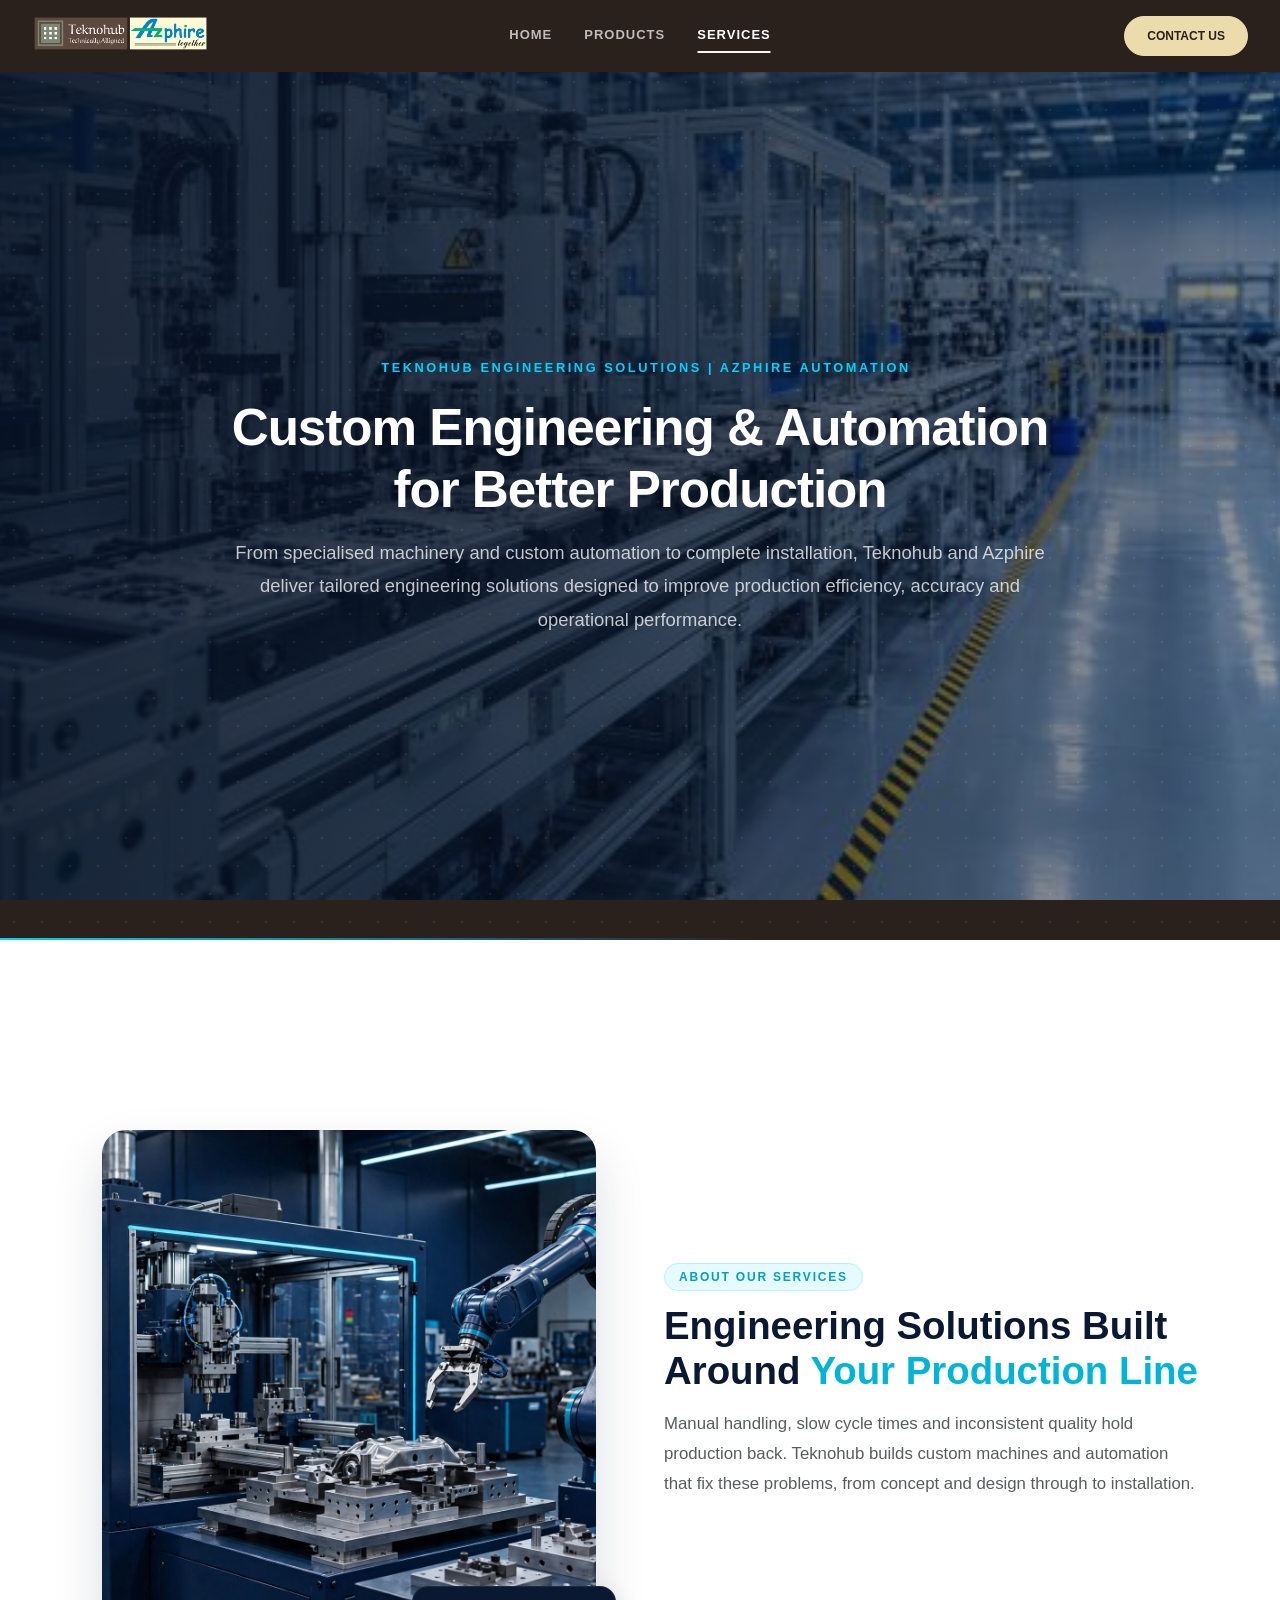
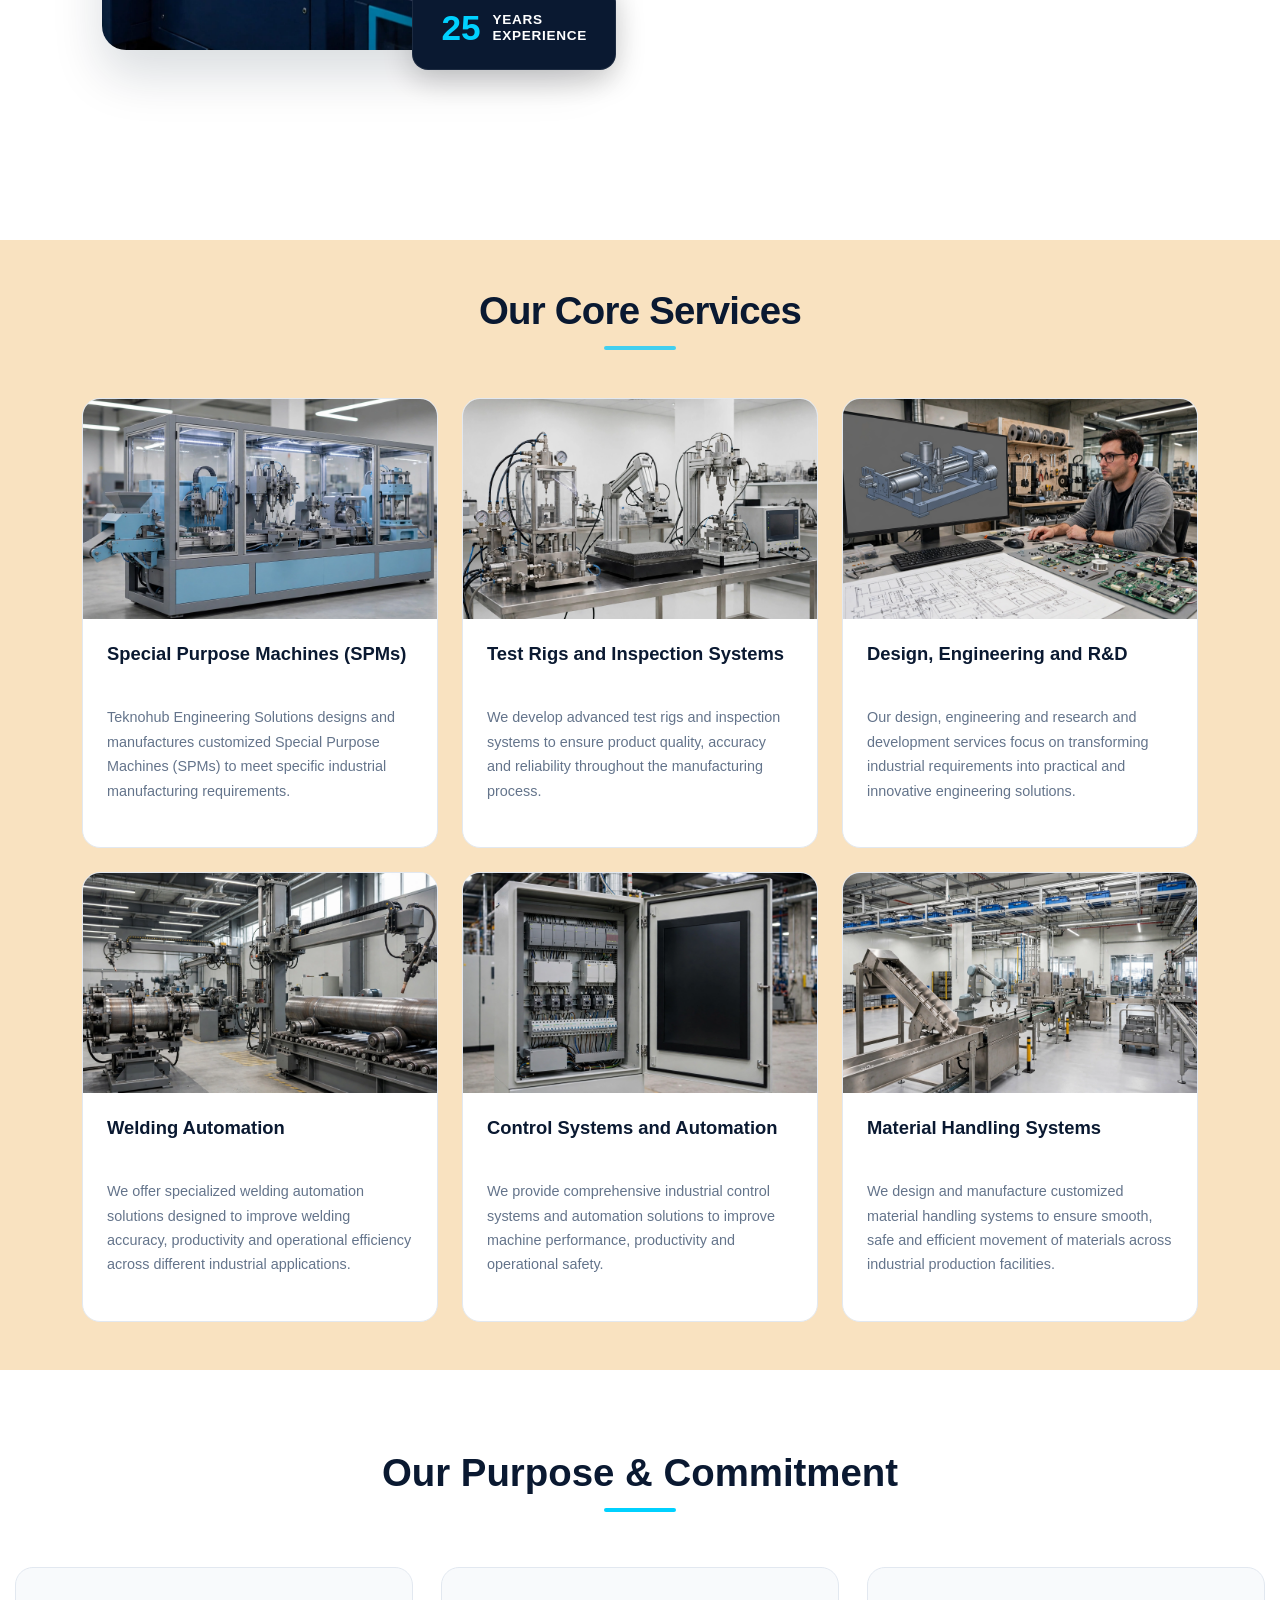
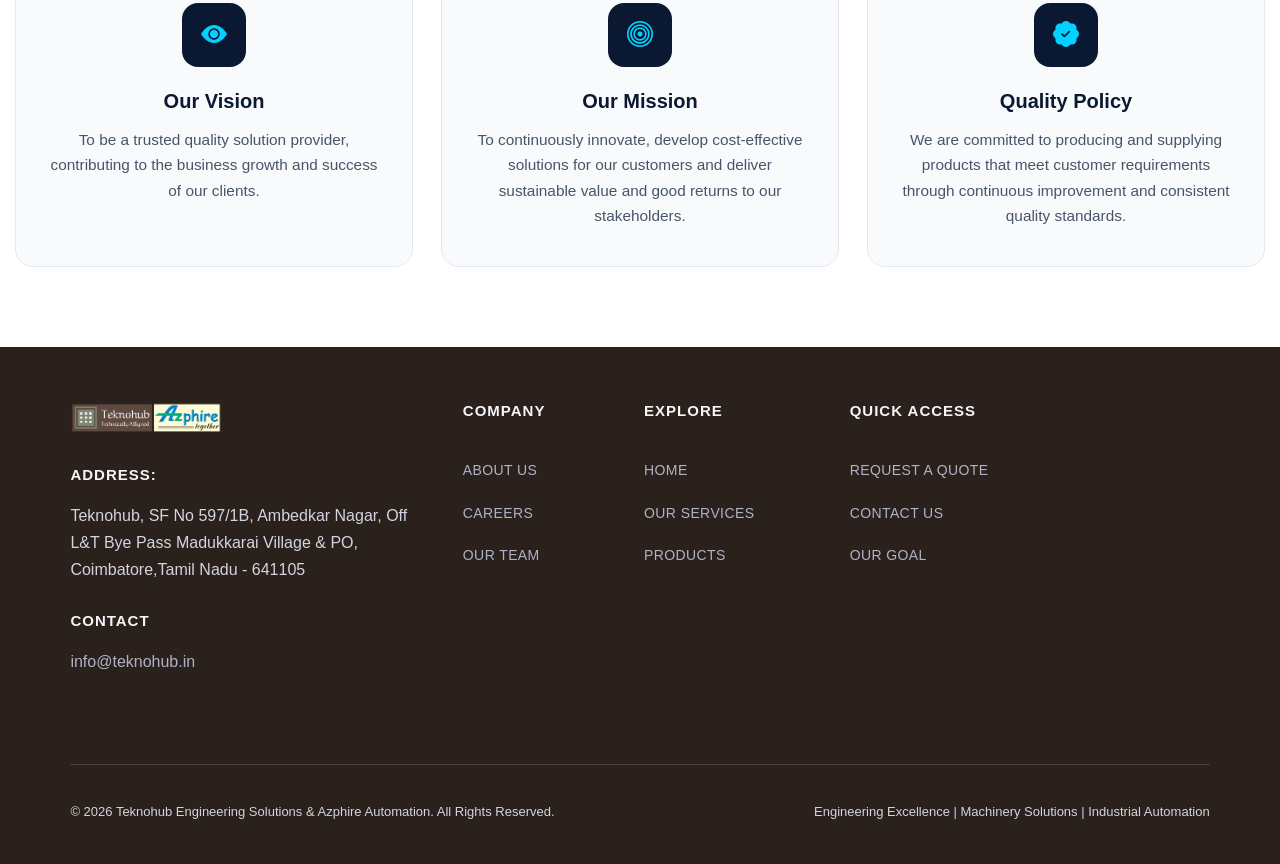
<file: Service/service.html>
<!DOCTYPE html>
<html lang="en">
<head>
    <meta charset="UTF-8">
    <meta name="viewport" content="width=device-width, initial-scale=1.0">
    <title>Teknohub Engineering Solutions</title>
     <link href="https://cdn.jsdelivr.net/npm/bootstrap@5.0.2/dist/css/bootstrap.min.css" rel="stylesheet" integrity="sha384-EVSTQN3/azprG1Anm3QDgpJLIm9Nao0Yz1ztcQTwFspd3yD65VohhpuuCOmLASjC" crossorigin="anonymous">
    <link rel="stylesheet" href="https://cdn.jsdelivr.net/npm/bootstrap-icons@1.11.3/font/bootstrap-icons.min.css">
     <link rel="icon" href="../ass/fv.png">
    <link rel="stylesheet" href="../home.css">
    <link rel="stylesheet" href="../css/service.css">
    <script src="https://cdn.jsdelivr.net/npm/bootstrap@5.0.2/dist/js/bootstrap.bundle.min.js" integrity="sha384-MrcW6ZMFYlzcLA8Nl+NtUVF0sA7MsXsP1UyJoMp4YLEuNSfAP+JcXn/tWtIaxVXM" crossorigin="anonymous"></script>

</head>
<body>
    
      <!-- Navbar -->
   <header class="navbar">
  <a href="../index.html" class="brand">
    <img src="../ass/mlogo.png" alt="Logo" class="brand-logo">
  </a>

  <input type="checkbox" id="menu-toggle">
  
  <nav class="nav-links">
    <a href="../index.html" >HOME</a>
    <a href="../Products/products.html">PRODUCTS</a>
    <a href="../Service/service.html" class="active">SERVICES</a>
    <a href="../Contact/contact.html" class="mobile-contact">CONTACT US</a>
  </nav>

  <div class="nav-right">
    <a href="../Contact/contact.html" class="contact-btn">Contact Us</a>
    <label for="menu-toggle" class="menu-icon">
      <span></span><span></span><span></span>
    </label>
  </div>
</header>

<section class="services-hero py-5">
    <div class="container text-center">
        <h1 class="fw-bold mb-3">Custom Engineering & Automation for Better Production</h1>

        <p class="text-muted mx-auto" style="max-width: 850px; line-height: 1.8;">
From specialised machinery and custom automation to complete installation, Teknohub and Azphire deliver tailored engineering solutions designed to improve production efficiency, accuracy and operational performance.    </p>
    </div>
</section>



<section class="about-services-img py-5">
  <div class="container">
    <div class="row align-items-center g-5">
      
      <!-- LEFT SIDE IMAGE -->
      <div class="col-lg-6">
        <div class="image-wrapper">
          <img src="../ass/sv.webp" alt="Custom SPM Machine - Teknohub" class="main-img">
          
          <!-- Floating Experience Card -->
          <div class="exp-card">
            <h3>25</h3>
            <p>Years<br>Experience</p>
          </div>
        </div>
      </div>

      <!-- RIGHT SIDE CONTENT -->
      <div class="col-lg-6">
        <div class="content-box">
          <span class="section-badge">ABOUT OUR SERVICES</span>
          <h2 class="fw-bold">Engineering Solutions Built Around <span>Your Production Line</span></h2>
          <p class="text-muted mt-3">
            Manual handling, slow cycle times and inconsistent quality hold production back. Teknohub builds custom machines and automation that fix these problems, from concept and design through to installation.
          </p>

         
        </div>
      </div>

    </div>
  </div>
</section>


<section class="core-services py-5">
    <div class="container">

        <div class="text-center mb-5">
            <h2 class="services-heading">Our Core Services</h2>
        
        </div>

        <div class="row g-4">

            <!-- Service 1 -->
            <div class="col-lg-4 col-md-6">
                <div class="service-card h-100">
                    <img
                        src="../Service/simg/s1.webp"
                        alt="Paper Mill Machinery Supply"
                        class="service-img">

                    <div class="service-content">
                        <h4>Special Purpose Machines (SPMs)</h4>
                        <p>
                          Teknohub Engineering Solutions designs and manufactures customized Special Purpose Machines (SPMs) to meet specific industrial manufacturing requirements. 
                        </p>
                        <!-- <a href="#enquiry" class="enquiry-btn">Enquiry Now</a> -->
                    </div>
                </div>
            </div>

            <!-- Service 2 -->
            <div class="col-lg-4 col-md-6">
                <div class="service-card h-100">
                    <img
                        src="../Service/simg/s2.webp"
                        alt="Plant Setup and Installation Support"
                        class="service-img">

                    <div class="service-content">
                        <h4>Test Rigs and Inspection Systems</h4>
                        <p>
                         We develop advanced test rigs and inspection systems to ensure product quality, accuracy and reliability throughout the manufacturing process.</p>
                    </div>
                </div>
            </div>

            <!-- Service 3 -->
            <div class="col-lg-4 col-md-6">
                <div class="service-card h-100">
                    <img
                        src="../Service/simg/s3.webp"
                        alt="Maintenance and Technical Support"
                        class="service-img">

                    <div class="service-content">
                        <h4>Design, Engineering and R&D</h4>
                        <p>
Our design, engineering and research and development services focus on transforming industrial requirements into practical and innovative engineering solutions.   
                 </p>
                        <!-- <a href="#enquiry" class="enquiry-btn">Enquiry Now</a> -->
                    </div>
                </div>
            </div>

            <!-- Service 4 -->
            <div class="col-lg-4 col-md-6">
                <div class="service-card h-100">
                    <img
                        src="../Service/simg/s5.webp"
                        alt="Pulp Processing Solutions"
                        class="service-img">

                    <div class="service-content">
                        <h4>Welding Automation</h4>
                        <p>
We offer specialized welding automation solutions designed to improve welding accuracy, productivity and operational efficiency across different industrial applications.   </p>
                        <!-- <a href="#enquiry" class="enquiry-btn">Enquiry Now</a> -->
                    </div>
                </div>
            </div>

            <!-- Service 5 -->
            <div class="col-lg-4 col-md-6">
                <div class="service-card h-100">
                    <img
                        src="../Service/simg/s4.webp"
                        alt="Spare Parts and Components"
                        class="service-img">

                    <div class="service-content">
                        <h4>Control Systems and Automation</h4>
                        <p>
We provide comprehensive industrial control systems and automation solutions to improve machine performance, productivity and operational safety. </p>
                        <!-- <a href="#enquiry" class="enquiry-btn">Enquiry Now</a> -->
                    </div>
                </div>
            </div>

            <!-- Service 6 -->
            <div class="col-lg-4 col-md-6">
                <div class="service-card h-100">
                    <img
                        src="../Service/simg/s6.webp"
                        alt="Equipment Selection and Consultation"
                        class="service-img">

                    <div class="service-content">
                        <h4>Material Handling Systems</h4>
                        <p>
We design and manufacture customized material handling systems to ensure smooth, safe and efficient movement of materials across industrial production facilities.                      </p>
                        <!-- <a href="#enquiry" class="enquiry-btn">Enquiry Now</a> -->
                    </div>
                </div>
            </div>

        </div>
    </div>
</section>
<section class="vision-mission-section">
    <div class="section-heading">
        <h2>Our Purpose & Commitment</h2>
    </div>
    <div class="vision-mission-container">
        <!-- Vision - Eye / Growth -->
        <div class="vision-card">
            <div class="card-icon">
                <i class="bi bi-eye-fill"></i>
            </div>
            <h3>Our Vision</h3>
            <p>
                To be a trusted quality solution provider, contributing to
                the business growth and success of our clients.
            </p>
        </div>
        <!-- Mission - Target / Innovation -->
        <div class="vision-card">
            <div class="card-icon">
                <i class="bi bi-bullseye"></i>
            </div>
            <h3>Our Mission</h3>
            <p>
                To continuously innovate, develop cost-effective solutions
                for our customers and deliver sustainable value and good
                returns to our stakeholders.
            </p>
        </div>
        <!-- Quality Policy - Award / Check -->
        <div class="vision-card">
            <div class="card-icon">
                <i class="bi bi-patch-check-fill"></i>
            </div>
            <h3>Quality Policy</h3>
            <p>
                We are committed to producing and supplying products that
                meet customer requirements through continuous improvement
                and consistent quality standards.
            </p>
        </div>
    </div>
</section>
   
<footer class="pmps-footer">
  <div class="pmps-footer-top">

    <!-- COMPANY CONTACT -->
    <div class="pmps-footer-contact">
      <div class="pmps-footer-brand">
<a href="../index.html" class="pmps-footer-logo-link">
    <img src="../ass/mlogo.png" alt="PMPS Logo" class="pmps-footer-logo">
</a>      </div>

      <h3>ADDRESS:</h3>
      <p>
        Teknohub, SF No 597/1B, Ambedkar Nagar, Off L&T Bye Pass Madukkarai Village & PO, Coimbatore,Tamil Nadu - 641105
      </p>

      <h3>CONTACT</h3>
      <p>
       <a href="mailto:riaz.teknohub@gmail.com"> info@teknohub.in</a><br>
      </p>
    </div>

    <!-- COMPANY -->
    <div class="pmps-footer-column">
      <h3>COMPANY</h3>
      <a href="../index.html">ABOUT US</a>
      <a href="../Service/service.html">CAREERS</a>
      <a href="../index.html">OUR TEAM</a>
    </div>

    <!-- EXPLORE -->
    <div class="pmps-footer-column">
      <h3>EXPLORE</h3>
      <a href="../index.html">HOME</a>
      <a href="../Service/service.html">OUR SERVICES</a>
      <a href="../Products/products.html">PRODUCTS</a>
    </div>

    <!-- QUICK ACCESS -->
    <div class="pmps-footer-column">
      <h3>QUICK ACCESS</h3>
      <a href="../Contact/contact.html">REQUEST A QUOTE</a>
      <a href="../Contact/contact.html">CONTACT US</a>
      <a href="../Service/service.html"> OUR GOAL</a>
    </div>

  

  </div>


  <div class="pmps-footer-bottom">
    <div class="pmps-footer-legal">
     <p>© 2026 Teknohub Engineering Solutions & Azphire Automation. All Rights Reserved.</p>
<p>Engineering Excellence | Machinery Solutions | Industrial Automation</p>
    </div>
  </div>
</footer>


</body>
</html>
</file>
<file: home.css>
/* =========================================================
   HOME.CSS - WITH ANIMATIONS & HOVER
   ========================================================= */

*,
*::before,
*::after {
  box-sizing: border-box;
}


html,
body {
  width: 100%;
  max-width: 100%;
  margin: 0;
  padding: 0;
  overflow-x: hidden;
  scroll-behavior: smooth;

}

body {
  background: #2a201c;
  min-height: 100vh;
  font-family: "Helvetica Neue", Arial, sans-serif;
  scroll-behavior: smooth;
}

img { max-width: 100%; }

/* ===== KEYFRAMES ===== */
@keyframes fadeUp {
  from { opacity: 0; transform: translateY(30px); }
  to { opacity: 1; transform: translateY(0); }
}
@keyframes fadeIn {
  from { opacity: 0; }
  to { opacity: 1; }
}
@keyframes scaleIn {
  from { opacity: 0; transform: scale(0.96); }
  to { opacity: 1; transform: scale(1); }
}
@keyframes slideLeft {
  from { opacity: 0; transform: translateX(-30px); }
  to { opacity: 1; transform: translateX(0); }
}
@keyframes slideRight {
  from { opacity: 0; transform: translateX(30px); }
  to { opacity: 1; transform: translateX(0); }
}
@keyframes float {
  0%,100% { transform: translateY(0); }
  50% { transform: translateY(-8px); }
}
@keyframes shimmer {
  0% { transform: translateX(-100%); }
  100% { transform: translateX(100%); }
}

/* =========================================================
   HERO SLIDE
   ========================================================= */
.slide {
  position: relative;
  width: 100%;
  min-height: 100vh;
  min-height: 100svh;
  height: 100vh;
  overflow: hidden;
  container-type: inline-size;
  background: #2a201c;
  color: #fff;
  isolation: isolate;
}

/* ---------- NAVBAR ---------- */
.navbar {
  position: absolute;
  top: 0; left: 0;
  width: 100%;
  height: 72px;
  padding: 0 32px;
  display: flex;
  justify-content: space-between;
  align-items: center;
  background-color: #2a201c;
  z-index: 100;
  animation: fadeIn 0.8s ease both;
  transition: background 0.3s ease, height 0.3s ease;
}

.brand { display:flex; align-items:center; text-decoration:none; transition: transform 0.3s ease; }
.brand:hover { transform: scale(1.03); }
.brand-logo { height: 42px; width: auto; object-fit: contain; display: block; transition: transform 0.3s ease; }

#menu-toggle { display: none; }
.menu-icon { display: none; }
.nav-right { display:flex; align-items:center; gap: 14px; }

.nav-links {
  display: flex;
  gap: 32px;
  position: absolute;
  left: 50%;
  transform: translateX(-50%);
}
.nav-links a {
  color: rgba(255,255,255,.7);
  font-size: 13px; letter-spacing: 1px;
  text-transform: uppercase; text-decoration: none;
  font-weight: 600;
  padding: 6px 0;
  border-bottom: 2px solid transparent;
  transition: all 0.3s ease;
  position: relative;
}
.nav-links a::after{
  content:'';
  position: absolute;
  bottom: -2px; left: 50%;
  width: 0; height: 2px;
  background: #faf6ea;
  transition: all 0.3s ease;
  transform: translateX(-50%);
}
.nav-links a:hover::after, .nav-links a.active::after{ width: 100%; }
.nav-links a:hover, .nav-links a.active { color: #fff; }

.contact-btn {
  background: #ecdcac;
  color: #2a201c;
  font-size: 12px; font-weight: 700;
  text-transform: uppercase; text-decoration: none;
  padding: 10px 22px;
  border-radius: 999px;
  border: 1.5px solid #ecdcac;
  transition: all .35s cubic-bezier(0.16,1,0.3,1);
  position: relative;
  overflow: hidden;
}
.contact-btn::before{
  content:''; position: absolute; inset: 0;
  background: linear-gradient(90deg, transparent, rgba(255,255,255,0.4), transparent);
  transform: translateX(-100%); transition: 0.6s;
}
.contact-btn:hover::before{ transform: translateX(100%); }
.contact-btn:hover { background: #fff; border-color: #fff; transform: translateY(-2px); box-shadow: 0 8px 20px rgba(236,220,172,0.3); }
.contact-btn:active{ transform: translateY(0); }
.mobile-contact { display: none !important; }

/* Mobile Menu */
@media (max-width: 991px) {
  .navbar { height: 70px; padding: 0 16px !important; }
  .brand-logo { height: 38px; }
  .nav-links {
    position: absolute;
    top: 74px;
    left: 12px !important;
    right: 12px !important;
    transform: none !important;
    display: none;
    flex-direction: column;
    gap: 8px;
    padding: 12px;
    background: #121721;
    border: 1px solid rgba(255,255,255,0.1);
    border-radius: 16px;
    box-shadow: 0 20px 40px rgba(0,0,0,0.4);
    animation: fadeUp 0.35s ease both;
  }
  #menu-toggle:checked ~ .nav-links { display: flex; }
  .nav-links a {
    display: flex;
    align-items: center;
    justify-content: center;
    min-height: 52px;
    width: 100%;
    padding: 0 18px;
    background: rgb(45, 31, 15);
    color: #E8D9BB !important;
    border-radius: 10px;
    border: 1px solid rgba(232,217,187,0.08) !important;
    font-size: 13px;
    font-weight: 700;
    letter-spacing: 0.8px;
    transition: all 0.3s ease;
  }
  .nav-links a:hover, .nav-links a.active {
    background: #3d2a14 !important;
    color: #fff !important;
    transform: translateY(-1px);
    border-color: rgba(232,217,187,0.3) !important;
  }
  .nav-links .mobile-contact {
    display: flex !important;
    justify-content: center !important;
    background: #ecdcac !important;
    color: #2a201c !important;
  }
  .contact-btn { display: none; }
  .menu-icon {
    display: flex;
    flex-direction: column;
    justify-content: center;
    gap: 5px;
    width: 44px;
    height: 40px;
    border: 1px solid rgba(232,217,187,0.4);
    border-radius: 8px;
    cursor: pointer;
    align-items: center;
    transition: all 0.3s ease;
  }
  .menu-icon:hover{ border-color: #ecdcac; background: rgba(236,220,172,0.08); }
  .menu-icon span {
    width: 20px;
    height: 2px;
    background: #E8D9BB;
    transition: 0.3s;
    display: block;
  }
  #menu-toggle:checked ~ .nav-right .menu-icon span:nth-child(1) { transform: translateY(7px) rotate(45deg); }
  #menu-toggle:checked ~ .nav-right .menu-icon span:nth-child(2) { opacity: 0; }
  #menu-toggle:checked ~ .nav-right .menu-icon span:nth-child(3) { transform: translateY(-7px) rotate(-45deg); }
}
@media (max-width: 575px) {
  .navbar { height: 64px; }
  .brand-logo { height: 34px; }
  .nav-links { top: 68px; left: 10px !important; right: 10px !important; }
}

/* ---------- DECOR ---------- */
.circle {
  position: absolute;
  right: 3cqw;
  top: 12cqw;
  width: 26cqw;
  height: 26cqw;
  animation: float 6s ease-in-out infinite;
}
.arc {
  position: absolute;
  right: 10cqw;
  top: -12cqw;
  width: 44cqw;
  height: 44cqw;
  border-radius: 50%;
  border: 1px solid rgba(255, 255, 255, 0.08);
  z-index: 2;
}

/* ---------- WORKER IMAGE ---------- */
.hero-img {
  position: absolute;
  right: 0;
  bottom: 0;
  height: 93%;
  width: 70%;
  object-fit: cover;
  object-position: center top;
  z-index: 1;
  -webkit-mask-image:
    linear-gradient(to right, transparent 0%, rgba(0, 0, 0, 0.2) 15%, #000 38%),
    linear-gradient(to bottom, transparent 0%, #000 18%);
  mask-image:
    linear-gradient(to right, transparent 0%, rgba(0, 0, 0, 0.2) 15%, #000 38%),
    linear-gradient(to bottom, transparent 0%, #000 18%);
  -webkit-mask-composite: source-in;
  mask-composite: intersect;
  filter: contrast(1.05) brightness(1.02);
  animation: scaleIn 1.2s cubic-bezier(0.16,1,0.3,1) both;
  transition: transform 0.8s ease, filter 0.5s ease;
}
.hero-img:hover{ transform: scale(1.02); filter: contrast(1.1) brightness(1.05); }

.slide::after {
  content: "";
  position: absolute;
  inset: 0;
  z-index: 2;
  background: linear-gradient(90deg, #2a201c 0%, #2a201c 28%, rgba(42, 32, 28, 0.85) 42%, rgba(42, 32, 28, 0) 68%);
  pointer-events: none;
}

/* ---------- CONTENT ---------- */
.content {
  position: absolute;
  left: 5.2cqw;
  top: 15cqw;
  z-index: 5;
  max-width: 34cqw;
}
.title {
  font-size: clamp(32px, 4.6cqw, 88px);
  font-weight: 800;
  line-height: 1.02;
  letter-spacing: -0.02em;
  text-transform: uppercase;
  animation: slideLeft 0.9s cubic-bezier(0.16,1,0.3,1) 0.3s both;
}
.title span {
  color: #bdbdbd;
  display: block;
  animation: slideLeft 0.9s 0.45s both;
}
.desc {
  margin-top: 2.8cqw;
  font-size: clamp(14px, 1cqw, 18px);
  line-height: 1.55;
  color: rgba(255, 255, 255, 0.55);
  max-width: 24cqw;
  animation: fadeUp 0.8s 0.6s both;
}

/* ---------- STATS ---------- */
.stats {
  position: absolute;
  left: 5.2cqw;
  bottom: 3.4cqw;
  display: flex;
  gap: 3.2cqw;
  z-index: 5;
}
.stat{
  animation: fadeUp 0.7s both;
  transition: transform 0.3s ease;
}
.stat:nth-child(1){ animation-delay: 0.8s; }
.stat:nth-child(2){ animation-delay: 0.95s; }
.stat:nth-child(3){ animation-delay: 1.1s; }
.stat:hover{ transform: translateY(-4px); }
.stat .num {
  font-size: clamp(28px, 4.2cqw, 80px);
  font-weight: 300;
  line-height: 1;
  color: #fff;
  transition: color 0.3s ease;
}
.stat:hover .num{ color: #ecdcac; }
.stat .num.accent { color: #f3e7c4; }
.stat .label {
  margin-top: 0.9cqw;
  font-size: clamp(10px, 0.85cqw, 14px);
  letter-spacing: 0.08em;
  text-transform: uppercase;
  color: rgba(255, 255, 255, 0.7);
}

/* =========================================================
   SECTION 2 - VALUE PROP
   ========================================================= */
.value-prop-section {
  width: 100%;
  min-height: 100vh;
  background: #eeeeee;
  overflow: hidden;
  display: grid;
  grid-template-columns: 54% 46%;
  position: relative;
}

.value-prop-photo {
  position: relative;
  grid-column: 1;
  grid-row: 1 / span 4;
  height: 100%;
  min-height: 100vh;
  background: #fff;
  background-image: url('ass/sec2.webp');
  background-size: cover;
  background-position: 35% center;
  clip-path: polygon(0 0, 100% 0, 68% 100%, 0 100%);
  overflow: hidden;
  transition: transform 0.6s ease;
}
.value-prop-section:hover .value-prop-photo{ transform: scale(1.01); }

.value-prop-tag {
  position: absolute;
  top: 25px;
  left: 24px;
  background: #fafbf8ec;
  color: #575454;
  font-size: 11px;
  letter-spacing: 1px;
  padding: 6px 16px;
  border-radius: 999px;
  z-index: 3;
  text-transform: uppercase;
  animation: fadeIn 0.6s 0.3s both;
  transition: all 0.3s ease;
}
.value-prop-tag:hover{ background: #fff; transform: translateY(-2px); }

.value-prop-headline {
  position: absolute;
  padding-left: clamp(24px, 4.5vw, 65px);
  bottom: 16%;
  font-size: clamp(26px, 2.5vw, 44px);
  font-weight: 900;
  line-height: 0.95;
  color: #4d5441;
  text-transform: uppercase;
  z-index: 10;
  animation: slideLeft 0.8s 0.5s both;
}

.value-prop-item {
  grid-column: 2;
  display: grid;
  grid-template-columns: 32px 1fr;
  column-gap: 14px;
  padding: 0 30px 0 10px;
  margin-bottom: 46px;
  align-items: start;
  animation: fadeUp 0.7s both;
  transition: transform 0.3s ease;
}
.value-prop-item:nth-child(2){ animation-delay: 0.2s; }
.value-prop-item:nth-child(3){ animation-delay: 0.35s; }
.value-prop-item:nth-child(4){ animation-delay: 0.5s; }
.value-prop-item:hover{ transform: translateX(6px); }
.value-prop-item:first-of-type { margin-top: 90px; }

.value-prop-num {
  grid-column: 1;
  width: 33px;
  height: 33px;
  background: #4d5441;
  color: #fff;
  font-weight: 800;
  font-size: 16px;
  display: grid;
  place-items: center;
  border-radius: 2px;
  margin-top: 71px;
  transition: all 0.3s ease;
}
.value-prop-item:hover .value-prop-num{ background: #2a201c; transform: scale(1.1) rotate(3deg); }

.value-prop-item h3 {
  grid-column: 2;
  padding-top: 73px;
  font-size: clamp(20px, 1.8vw, 28px);
  font-weight: 800;
  text-transform: uppercase;
  color: #111;
  line-height: 1.1;
  margin-top: 0;
  transition: color 0.3s ease;
}
.value-prop-item:hover h3{ color: #4d5441; }
.value-prop-item p {
  grid-column: 2;
  font-size: 13px;
  line-height: 1.6;
  color: #4b4949;
  max-width: 300px;
  margin-top: 8px;
  padding-left: 2px;
}

/* =========================================================
   SECTION 3 - WHO WE ARE
   ========================================================= */
.who-section {
  width: 100%;
  min-height: 100vh;
  background: #1c273a;
  position: relative;
  overflow: hidden;
  display: grid;
  place-items: center;
  padding: clamp(20px, 3vw, 40px);
}

.who-bg {
  position: absolute;
  inset: 0;
  background: linear-gradient(rgba(28, 39, 58, 0.85), rgba(28, 39, 58, 0.9)), url('ass/mm.webp');
  background-size: cover;
  background-position: center;
  filter: blur(1px);
  z-index: 1;
  transition: transform 1s ease;
}
.who-section:hover .who-bg{ transform: scale(1.03); }

.who-tag {
  position: absolute;
  top: 22px;
  left: 32px;
  color: rgba(255, 255, 255, 0.5);
  font-size: 10px;
  letter-spacing: 1.5px;
  z-index: 3;
}

.who-content {
  position: relative;
  z-index: 2;
  width: 100%;
  max-width: 1500px;
  display: grid;
  grid-template-columns: 1.1fr 1.3fr;
  gap: 40px;
  align-items: center;
}

.who-left h1 {
  font-size: clamp(36px, 5vw, 72px);
  font-weight: 500;
  line-height: 0.95;
  color: #fff;
  text-transform: uppercase;
  animation: slideLeft 0.8s both;
}
.who-left p {
  margin-top: 24px;
  font-size: 15px;
  line-height: 1.6;
  color: rgb(235, 227, 227);
  max-width: 280px;
  animation: fadeUp 0.7s 0.2s both;
}
.who-pills {
  margin-top: 32px;
  display: flex;
  flex-wrap: wrap;
  gap: 10px;
  animation: fadeUp 0.7s 0.35s both;
}
.who-pills span {
  background: #35517b;
  color: #fff;
  font-size: 10px;
  padding: 6px 14px;
  border-radius: 999px;
  letter-spacing: 0.5px;
  transition: all 0.3s ease;
  cursor: default;
}
.who-pills span:hover{ background: #4a6da3; transform: translateY(-2px); }

.who-right {
  display: grid;
  grid-template-columns: 1fr 1fr;
  gap: 16px;
}
.who-card {
  position: relative;
  background: #2a3a52;
  border-radius: 12px;
  padding: 24px 22px;
  min-height: 150px;
  display: flex;
  flex-direction: column;
  justify-content: flex-end;
  animation: fadeUp 0.6s both;
  transition: all 0.35s cubic-bezier(0.16,1,0.3,1);
  border: 1px solid rgba(255,255,255,0.05);
}
.who-card:nth-child(1){ animation-delay: 0.2s; }
.who-card:nth-child(2){ animation-delay: 0.3s; }
.who-card:nth-child(3){ animation-delay: 0.4s; }
.who-card:nth-child(4){ animation-delay: 0.5s; }
.who-card:hover{
  transform: translateY(-6px) scale(1.02);
  background: #324661;
  box-shadow: 0 16px 32px rgba(0,0,0,0.3);
  border-color: rgba(255,255,255,0.12);
}
.who-card small {
  font-size: 10px;
  letter-spacing: 1px;
  color: rgb(232, 226, 226);
  text-transform: uppercase;
  line-height: 1.3;
}
.who-card h2 {
  margin-top: 1px;
  text-align: center;
  font-size: clamp(30px, 3vw, 44px);
  font-weight: 700;
  color: #fff;
  line-height: 1;
  transition: color 0.3s ease;
}
.who-card:hover h2{ color: #ecdcac; }
.who-card h2.accent { color: #ff4a2a; }
.dot {
  position: absolute;
  top: 14px;
  right: 14px;
  width: 14px;
  height: 14px;
  background: #ff3e1f;
  border-radius: 50%;
  box-shadow: 0 0 0 3px rgba(255, 62, 31, 0.2);
  animation: float 3s ease-in-out infinite;
}

/* =========================================================
   SECTION 4 - FABRICATION
   ========================================================= */
.fab-section {
  width: 100%;
  min-height: 100vh;
  background: #e8e8e8;
  padding: 20px;
}
.fab-top-bar {
  width: 100%;
  height: 26px;
  background: linear-gradient(90deg, #1a1a2e, #3a3a5a);
  border-radius: 999px;
  position: relative;
  overflow: hidden;
}
.fab-top-bar::after{
  content:''; position: absolute; inset: 0;
  background: linear-gradient(90deg, transparent, rgba(255,255,255,0.15), transparent);
  transform: translateX(-100%);
  animation: shimmer 3s infinite;
}
.fab-grid {
  margin-top: 18px;
  display: grid;
  grid-template-columns: 42% 58%;
  gap: 16px;
  min-height: calc(100vh - 80px);
}
.fab-left { display: flex; flex-direction: column; gap: 12px; }
.fab-card {
  background: #fff;
  border-radius: 12px;
  padding: clamp(18px, 2vw, 30px);
  display: grid;
  grid-template-columns: 36px 1fr;
  gap: 15px;
  align-items: start;
  transition: all 0.35s cubic-bezier(0.16,1,0.3,1);
  border: 1px solid transparent;
  animation: fadeUp 0.6s both;
}
.fab-card:nth-child(1){ animation-delay: 0.1s; }
.fab-card:nth-child(2){ animation-delay: 0.2s; }
.fab-card:nth-child(3){ animation-delay: 0.3s; }
.fab-card:nth-child(4){ animation-delay: 0.4s; }
.fab-card:hover{
  transform: translateX(6px);
  box-shadow: 0 10px 24px rgba(0,0,0,0.08);
  border-color: rgba(0,0,0,0.06);
}
.fab-card.active { background: #fff; color: black; }
.fab-card.active:hover{ background: #2a201c; color: #fff; }
.fab-card.active:hover p{ color: #ccc; }
.fab-card.active:hover .num{ background: #ecdcac; color: #2a201c; }
.fab-card .num {
  width: 32px;
  height: 32px;
  background: #334155;
  color: #fff;
  font-weight: 800;
  display: grid;
  place-items: center;
  border-radius: 4px;
  transition: all 0.3s ease;
}
.fab-card:hover .num{ background: #2a201c; transform: scale(1.1); }
.fab-card h3 { font-size: clamp(16px, 1.4vw, 20px); font-weight: 800; letter-spacing: 0.5px; }
.fab-card p {
  margin-top: 4px;
  font-size: clamp(13px, 1.05vw, 15px);
  line-height: 1.4;
  color: rgb(62, 60, 60);
}
.fab-right {
  position: relative;
  background: linear-gradient(rgba(0, 0, 0, 0.2), rgba(0, 0, 0, 0.9)), url('ass/md.jpg') center/cover;
  border-radius: 16px;
  padding: clamp(20px, 2.2vw, 32px);
  display: flex;
  flex-direction: column;
  justify-content: flex-end;
  overflow: hidden;
  transition: transform 0.6s ease;
}
.fab-right:hover{ transform: scale(1.01); }
.fab-x {
  position: absolute;
  top: 18px;
  right: 22px;
  font-size: clamp(30px, 3vw, 42px);
  font-weight: 900;
  color: rgba(255, 255, 255, 0.25);
  letter-spacing: -4px;
  transition: all 0.4s ease;
}
.fab-right:hover .fab-x{ color: rgba(255,255,255,0.5); transform: rotate(10deg) scale(1.1); }
.fab-right h1 {
  color: #fff;
  font-size: clamp(24px, 2.3vw, 34px);
  font-weight: 900;
  line-height: 0.95;
  animation: slideLeft 0.7s both;
}
.red-line {
  width: 22px;
  height: 3px;
  background: #ff3b1f;
  margin: 14px 0;
  display: block;
  transition: width 0.4s ease;
}
.fab-right:hover .red-line{ width: 60px; }
.fab-right p {
  color: #c5c0c0;
  font-size: 15px;
  line-height: 1.5;
  max-width: 280px;
  animation: fadeUp 0.6s 0.2s both;
}

/* =========================================================
   CALL TO ACTION
   ========================================================= */
.pmps-cta {
  width: 100%;
  min-height: 240px;
  padding: 45px 5%;
  position: relative;
  overflow: hidden;
  background-color: #10172f;
  background-image: radial-gradient(circle, rgba(255, 255, 255, 0.09) 1px, transparent 1.5px);
  background-size: 22px 22px;
}
.pmps-cta-content {
  width: 100%;
  max-width: 1450px;
  min-height: 150px;
  margin: 0 auto;
  display: flex;
  align-items: center;
  justify-content: space-between;
  gap: 35px;
}
.pmps-cta-content h2 {
  color: #f5f5f5;
  font-size: clamp(24px, 3.5vw, 46px);
  font-weight: 900;
  line-height: 1.2;
  letter-spacing: -0.02em;
  margin: 0;
  text-transform: uppercase;
  animation: slideLeft 0.8s both;
}
.pmps-cta-buttons {
  display: flex;
  align-items: center;
  gap: 14px;
  flex-shrink: 0;
  animation: slideRight 0.8s 0.2s both;
}
.pmps-btn {
  min-width: 170px;
  min-height: 50px;
  padding: 0 24px;
  display: inline-flex;
  align-items: center;
  justify-content: center;
  gap: 10px;
  text-decoration: none;
  text-align: center;
  font-size: 14px;
  font-weight: 600;
  letter-spacing: 0.5px;
  transition: all 0.35s cubic-bezier(0.16,1,0.3,1);
  clip-path: polygon(8% 0, 100% 0, 100% 75%, 92% 100%, 0 100%, 0 25%);
  position: relative;
  overflow: hidden;
}
.pmps-btn::before{
  content:''; position: absolute; inset: 0;
  background: linear-gradient(90deg, transparent, rgba(255,255,255,0.2), transparent);
  transform: translateX(-100%); transition: 0.6s;
}
.pmps-btn:hover::before{ transform: translateX(100%); }
.pmps-btn-primary {
  background: #077f57;
  color: #fff;
  border: 1px solid #077f57;
}
.pmps-btn-primary span {
  font-size: 23px;
  line-height: 1;
  transition: transform 0.3s ease;
}
.pmps-btn-primary:hover {
  background: #fff;
  color: #077f57;
  transform: translateY(-3px);
  box-shadow: 0 10px 20px rgba(7,127,87,0.3);
}
.pmps-btn-primary:hover span { transform: translateX(8px); }
.pmps-btn-outline {
  color: #fff;
  background: transparent;
  border: 2px solid #077f57;
  clip-path: none;
  border-radius: 8px;
}
.pmps-btn-outline:hover {
  background: #077f57;
  color: #fff;
  transform: translateY(-3px);
  box-shadow: 0 10px 20px rgba(7,127,87,0.3);
}

/* =========================================================
   FOOTER
   ========================================================= */
.pmps-footer {
  width: 100%;
  margin: 0;
  padding: 55px 5.5% 25px;
  background-color: #2a201c;
  color: #d2d5df;
}
.pmps-footer-top {
  display: grid;
  grid-template-columns: 2.2fr 0.9fr 1.05fr 1fr 1fr;
  gap: 35px;
  padding-bottom: 65px;
}
.pmps-footer-contact h3,
.pmps-footer-column h3 {
  margin: 0 0 10px;
  color: #f5f5f7;
  font-size: 15px;
  font-weight: 700;
  letter-spacing: 1px;
  position: relative;
  padding-bottom: 8px;
}
.pmps-footer-contact h3::after,
.pmps-footer-column h3::after{
  content:''; position: absolute; left: 0; bottom: 0;
  width: 0; height: 2px; background: #ecdcac;
  transition: width 0.4s ease;
}
.pmps-footer-column:hover h3::after,
.pmps-footer-contact:hover h3::after{ width: 30px; }
/* ===== FIX - SPACE BETWEEN ADDRESS AND CONTACT ===== */
.pmps-footer-contact p {
  margin: 0 0 8px 0; /* each address line has gap */
  line-height: 1.7;
}

.pmps-footer-contact h3:nth-of-type(2) {
  margin-top: 28px !important; /* CONTACT heading gap - increase if you want more */
  display: block;
}

/* If your HTML is like: <p>address line 1</p><p>address line 2</p><h3>CONTACT</h3> */
.pmps-footer-contact p + h3 {
  margin-top: 28px !important;
}

/* If you want even more space like 32px, use this: */
.pmps-footer-contact p:last-of-type {
  margin-bottom: 24px;
}
.pmps-footer a {
  color: #aeb3c5;
  text-decoration: none;
  transition: all 0.25s ease;
  position: relative;
}
.pmps-footer a:hover { color: #ecdcac; transform: translateX(3px); }
.pmps-footer-brand {
  display: flex;
  align-items: center;
  gap: 12px;
  margin-bottom: 28px;
  transition: transform 0.3s ease;
}
.pmps-footer-brand:hover{ transform: scale(1.02); }
.pmps-footer-logo { height: 36px; width: auto; object-fit: contain; }
.pmps-footer-company {
  color: #f5f5f7;
  font-size: 20px;
  font-weight: 800;
  letter-spacing: 1.5px;
  text-transform: uppercase;
}
.pmps-footer-column {
  display: flex;
  flex-direction: column;
  align-items: flex-start;
  gap: 23px;
}
.pmps-footer-column a {
  font-size: 14px;
  line-height: 1.4;
  letter-spacing: 0.4px;
}
.pmps-footer-bottom {
  border-top: 1px solid rgba(255, 255, 255, 0.15);
  padding-top: 35px;
}
.pmps-footer-social {
  display: flex;
  align-items: center;
  gap: 18px;
  margin-bottom: 35px;
}
.pmps-footer-social a {
  color: #f1f2f6;
  font-size: 20px;
  font-weight: 700;
  transition: all 0.3s ease;
}
.pmps-footer-social a:hover{ color: #ecdcac; transform: translateY(-3px); }
.pmps-footer-legal {
  display: flex;
  align-items: center;
  justify-content: space-between;
  gap: 20px;
}
.pmps-footer-legal p { margin-top: 0; font-size: 13px; line-height: 1.8; }

/* RESPONSIVE - keep your existing breakpoints */
@media (max-width: 1100px) {
  .nav-links a, .contact-btn { font-size: 12px; }
  .content { max-width: 44cqw; }
  .desc { max-width: 34cqw; }
  .pmps-footer-top { grid-template-columns: repeat(3, minmax(0, 1fr)); gap: 40px 25px; }
  .pmps-cta-content h2 { font-size: clamp(24px, 3.2vw, 34px); }
  .pmps-btn { min-width: 140px; padding: 0 18px; font-size: 12px; }
}

@media (max-width: 900px) {
  .slide { height: auto; min-height: 100vh; min-height: 100svh; display: flex; flex-direction: column; padding: 110px 24px 32px; }
  .navbar { min-height: 70px; height: auto; padding: 10px 16px; column-gap: 12px; background: rgba(42, 32, 28, 0.96); }
  .circle, .arc { display: none; }
  .hero-img { inset: 0; width: 100%; height: 100%; object-position: center; -webkit-mask-image: none; mask-image: none; opacity: 0.45; }
  .slide::after { background: linear-gradient(180deg, rgba(42, 32, 28, 0.9) 0%, rgba(42, 32, 28, 0.55) 55%, rgba(42, 32, 28, 0.9) 100%); }
  .content, .stats { position: relative; left: auto; top: auto; bottom: auto; }
  .content { max-width: 560px; }
  .title { font-size: clamp(34px, 8vw, 56px); }
  .desc { max-width: 480px; margin-top: 20px; font-size: 15px; }
  .stats { margin-top: auto; padding-top: 40px; gap: 32px; flex-wrap: wrap; }
  .stat .num { font-size: clamp(30px, 8vw, 48px); }
  .stat .label { margin-top: 8px; font-size: 11px; }
  .value-prop-section { grid-template-columns: 1fr; min-height: auto; padding-bottom: 20px; }
  .value-prop-photo { grid-column: 1; grid-row: 1; height: 52vh; min-height: 320px; clip-path: none; }
  .value-prop-headline { position: relative; grid-column: 1; grid-row: 1; align-self: end; bottom: auto; margin: 0; padding: 0 20px 28px; font-size: 28px; color: #fff; text-shadow: 0 2px 12px rgba(0, 0, 0, 0.55); }
  .value-prop-item { grid-column: 1; padding: 0 20px; margin-bottom: 8px; }
  .value-prop-item:first-of-type { margin-top: 0; }
  .value-prop-num { margin-top: 31px; }
  .value-prop-item h3 { padding-top: 33px; }
  .value-prop-item p { max-width: none; }
  .who-section { min-height: auto; padding: 70px 20px 40px; }
  .who-content { grid-template-columns: 1fr; gap: 32px; }
  .who-left p { max-width: 480px; }
  .fab-grid { grid-template-columns: 1fr; min-height: 0; }
  .fab-right { min-height: 380px; }
  .pmps-cta { padding: 40px 22px; }
  .pmps-cta-content { flex-direction: column; align-items: flex-start; gap: 28px; min-height: 0; }
  .pmps-cta-buttons { width: 100%; flex-wrap: wrap; }
}

@media (max-width: 600px) {
  .slide { padding: 100px 18px 28px; }
  .navbar { min-height: 56px; height: auto; padding: 8px 10px; column-gap: 8px; }
  .nav-links a { font-size: 13px; letter-spacing: 0.06em; }
  .contact-btn { font-size: 10px; letter-spacing: 0.03em; padding: 8px 12px; }
  .brand-logo { height: 26px; }
  .stats { gap: 24px; }
  .value-prop-photo { height: 44vh; min-height: 260px; }
  .value-prop-headline { font-size: 24px; padding: 0 18px 22px; }
  .value-prop-item h3 { font-size: 20px; }
  .who-right { grid-template-columns: 1fr 1fr; gap: 12px; }
  .who-card { min-height: 120px; padding: 18px 16px; }
  .who-card h2 { font-size: 28px; }
  .who-pills span { font-size: 9px; padding: 5px 12px; }
  .fab-section { padding: 12px; }
  .fab-card { grid-template-columns: 32px 1fr; gap: 12px; }
  .fab-right { min-height: 320px; }
  .fab-right p { max-width: none; }
  .pmps-btn { flex: 1; min-width: 130px; min-height: 46px; padding: 0 12px; }
  .pmps-footer { padding: 40px 22px 25px; }
  .pmps-footer-top { grid-template-columns: repeat(2, minmax(0, 1fr)); gap: 35px 20px; padding-bottom: 40px; }
  .pmps-footer-contact { grid-column: 1 / -1; }
  .pmps-footer-column h3 { font-size: 13px; white-space: normal; }
  .pmps-footer-column a { font-size: 12px; }
  .pmps-footer-legal { flex-direction: column; align-items: flex-start; gap: 10px; }
  .pmps-footer-legal p { font-size: 12px; }
}

@media (max-width: 380px) {
  .who-right { grid-template-columns: 1fr; }
  .pmps-cta-buttons { flex-direction: column; align-items: stretch; }
  .pmps-btn { width: 100%; }
  .pmps-footer-top { grid-template-columns: 1fr; }
  .pmps-footer-contact { grid-column: auto; }
}
</file>
<file: css/contact.css>
/* ===== PROFESSIONAL ANIMATION ===== */
@keyframes professionalReveal {
  from { opacity: 0; transform: translateY(24px); }
  to { opacity: 1; transform: translateY(0); }
}
@keyframes professionalSlide {
  from { opacity: 0; transform: translateX(-16px); }
  to { opacity: 1; transform: translateX(0); }
}
@keyframes professionalScale {
  from { opacity: 0; transform: scale(0.96); }
  to { opacity: 1; transform: scale(1); }
}
@keyframes lineExpand {
  from { width: 0; }
  to { width: 40px; }
}

.navbar { background-color: #2a201c; }
*{ margin:0; padding:0; box-sizing:border-box; }

.form {
  width: 100%;
  margin-top: 80px;
  background: #F8FAFC;
  padding: 80px 24px;
  display: flex;
  flex-direction: column;
  align-items: center;
  gap: 28px;
  font-family: 'Inter', -apple-system, sans-serif;
}
 
.contact-top-card {
  display: flex;
  width: min(1100px, 100%);
  background: #fff;
  border-radius: 16px;
  overflow: hidden;
  box-shadow: 
    0 1px 2px rgba(15,23,42,0.04),
    0 8px 24px rgba(15,23,42,0.06),
    0 0 0 1px rgba(15,23,42,0.04);
  animation: professionalScale 0.8s cubic-bezier(0.16,1,0.3,1) both;
}

.contact-left {
  flex: 0.42;
  padding: 40px 36px;
  background: #fff;
  border-right: 1px solid #E2E8F0;
}
.contact-right {
  flex: 0.58;
  padding: 40px 36px;
  background: #fff;
}

.contact-left h2,
.contact-right h2 {
  font-size: 20px;
  font-weight: 700;
  color: #0F172A;
  margin: 0 0 6px 0;
  letter-spacing: -0.3px;
  animation: professionalReveal 0.6s 0.2s both;
  position: relative;
  padding-bottom: 12px;
}
.contact-left h2::after,
.contact-right h2::after{
  content:'';
  position: absolute;
  bottom: 0; left: 0;
  height: 2px;
  background: #0A84C9;
  animation: lineExpand 0.6s 0.5s both;
}

.contact-left p.sub {
  font-size: 13px;
  color: #64748B;
  line-height: 1.6;
  margin: 0 0 28px 0;
  animation: professionalReveal 0.6s 0.3s both;
}

.detail-item {
  display: flex;
  gap: 14px;
  margin-bottom: 24px;
  animation: professionalSlide 0.6s both;
}
.detail-item:nth-child(3){ animation-delay: 0.35s; }
.detail-item:nth-child(4){ animation-delay: 0.45s; }
.detail-item:nth-child(5){ animation-delay: 0.55s; }
.detail-item:nth-child(6){ animation-delay: 0.65s; }

.detail-icon {
  width: 36px;
  height: 36px;
  background: #F1F5F9;
  color: #0A84C9;
  border-radius: 8px;
  display: flex;
  align-items: center;
  justify-content: center;
  font-size: 15px;
  flex-shrink: 0;
  border: 1px solid #E2E8F0;
  transition: all 0.3s cubic-bezier(0.16,1,0.3,1);
}
.detail-item:hover .detail-icon{
  background: #0A84C9;
  color: #fff;
  border-color: #0A84C9;
  transform: translateY(-2px);
  box-shadow: 0 4px 12px rgba(10,132,201,0.2);
}

.detail-item h4 {
  font-size: 12.5px;
  font-weight: 600;
  color: #0F172A;
  margin: 0 0 3px 0;
  letter-spacing: -0.1px;
}
.detail-item p {
  font-size: 12.5px;
  color: #475569;
  line-height: 1.5;
  margin: 0;
}

.social {
  margin-top: 28px;
  padding-top: 20px;
  border-top: 1px solid #F1F5F9;
  animation: professionalReveal 0.6s 0.8s both;
}
.social p { 
  color: rgba(24, 24, 24, 0.964);
  font-size: 11px; 
  font-weight: 600; 
  margin-bottom: 12px; 
  color: #94A3B8;
  text-transform: uppercase;
  letter-spacing: 0.8px;
}
.social-icons { display: flex; gap: 8px; }
.social-icons a {
  width: 32px;
  height: 32px;
  background: #fff;
  color: #1b1c1d;
  border: 1px solid #E2E8F0;
  border-radius: 8px;
  display: flex;
  align-items: center;
  justify-content: center;
  text-decoration: none;
  font-size: 13px;
  transition: all 0.3s cubic-bezier(0.16,1,0.3,1);
}
.social-icons a:hover{
  background: #0F172A;
  color: #fff;
  border-color: #0F172A;
  transform: translateY(-2px);
}

.form-row { 
  display: flex; 
  gap: 16px; 
  margin-bottom: 16px;
}
.form-group { flex: 1; display: flex; flex-direction: column; }
.form-group.full { margin-bottom: 16px; }
.form-group label { 
  font-size: 11px; 
  color: #475569; 
  margin-bottom: 6px; 
  font-weight: 600;
  text-transform: uppercase;
  letter-spacing: 0.5px;
}

.form-group input,
.form-group textarea {
  background: #fff;
  border: 1px solid #E2E8F0;
  border-radius: 8px;
  padding: 11px 13px;
  font-size: 13.5px;
  color: #0F172A;
  outline: none;
  transition: all 0.2s ease;
  width: 100%;
  font-family: inherit;
}
.form-group input::placeholder,
.form-group textarea::placeholder{
  color: #94A3B8;
}
.form-group input:hover,
.form-group textarea:hover{
  border-color: #CBD5E1;
}
.form-group input:focus,
.form-group textarea:focus{
  border-color: #0A84C9;
  box-shadow: 0 0 0 3px rgba(10,132,201,0.1);
}
.form-group textarea { height: 96px; resize: none; }

.contact-right .form-row:nth-child(1){ animation: professionalReveal 0.6s 0.4s both; }
.contact-right .form-row:nth-child(2){ animation: professionalReveal 0.6s 0.5s both; }
.contact-right .form-group.full{ animation: professionalReveal 0.6s 0.6s both; }

.send-btn {
  width: 100%;
  background: #0F172A;
  color: #fff;
  border: 1px solid #0F172A;
  border-radius: 8px;
  padding: 12px;
  font-weight: 600;
  font-size: 13.5px;
  cursor: pointer;
  margin-top: 8px;
  transition: all 0.2s ease;
  letter-spacing: 0.2px;
  animation: professionalReveal 0.6s 0.7s both;
}
.send-btn:hover {
  background: #0A84C9;
  border-color: #0A84C9;
  box-shadow: 0 4px 12px rgba(10,132,201,0.2);
}
.send-btn:active{ transform: scale(0.98); }

.map, .contact-map{
  width: 100vw;
  margin-left: calc(-50vw + 50%);
  max-width: 100vw;
  height: 420px;
  display: block;
  background: #F1F5F9;
  border-top: 1px solid #E2E8F0;
}
iframe { width: 100%; height: 100%; display: block; border: 0; filter: grayscale(0.1) contrast(1.05); }

@media(max-width:900px) {
  .contact-top-card { flex-direction: column; }
  .contact-left { border-right: none; border-bottom: 1px solid #E2E8F0; }
  .form-row { flex-direction: column; gap: 0; }
  .form-group { margin-bottom: 14px; }
  .form { padding: 40px 16px; }
  .map, .contact-map{ height: 340px; }
}
@media(max-width:480px){
  .contact-left, .contact-right{ padding: 24px 18px; }
  .form { padding: 24px 12px; }
}
</file>
<file: css/products.css>
.navbar { background-color: #2a201c; }

:root {
  --primary: #ecdcac;
  --secondary: #2a201c;
  --third: #0B1823;
  --white: #ffffff;
  --light: #0B1823;
  --navy: #0B1823;
  --navy-light: #13283a;
  --cream: #faf6ea;
}

/* ===== ANIMATIONS ===== */
@keyframes fadeUp {
  from { opacity: 0; transform: translateY(30px); }
  to { opacity: 1; transform: translateY(0); }
}
@keyframes fadeIn {
  from { opacity: 0; }
  to { opacity: 1; }
}
@keyframes scaleIn {
  from { opacity: 0; transform: scale(0.95); }
  to { opacity: 1; transform: scale(1); }
}
@keyframes lineGrow {
  from { width: 0; }
  to { width: 60px; }
}
@keyframes shimmer {
  0% { transform: translateX(-100%); }
  100% { transform: translateX(100%); }
}

/* Section - NAVY BLUE BG */
.pd-section {
  margin-top: 30px;
  background: var(--navy);
  background-image:
    radial-gradient(circle at 20% 30%, rgba(236, 220, 172, 0.08) 0%, transparent 50%),
    radial-gradient(circle at 80% 70%, rgba(255, 255, 255, 0.04) 0%, transparent 50%);
  padding: 80px 0;
  overflow: hidden;
}

.pd-section .container { max-width: 1320px; }

/* Heading - WITH ANIMATION */
.pd-heading {
  text-align: center;
  max-width: 650px;
  margin: 0 auto 48px;
  animation: fadeUp 0.8s cubic-bezier(0.16,1,0.3,1) both;
}
.pd-heading h2 {
  font-size: clamp(1.9rem, 4vw, 2.6rem);
  font-weight: 800;
  color: #ffffff;
  margin-bottom: 12px;
}
.pd-heading h2 span {
  color: var(--primary);
  background: rgba(236, 220, 172, 0.12);
  padding: 2px 14px;
  border-radius: 8px;
  border: 1px solid rgba(236, 220, 172, 0.2);
  animation: scaleIn 0.6s 0.3s both;
  display: inline-block;
}
.pd-heading p {
  color: #8aa0b5;
  font-size: 1.05rem;
  line-height: 1.6;
  animation: fadeUp 0.7s 0.2s both;
}

/* Card - WITH STAGGERED ANIMATION */
.pd-card {
  background: var(--white);
  border-radius: 18px;
  overflow: hidden;
  border: 1px solid rgba(255, 255, 255, 0.08);
  box-shadow:
    0 8px 24px rgba(0, 0, 0, 0.2),
    0 0 0 1px rgba(255, 255, 255, 0.05) inset;
  transition: all 0.45s cubic-bezier(0.16,1,0.3,1);
  height: 100%;
  display: flex;
  flex-direction: column;
  animation: fadeUp 0.7s both;
  position: relative;
  overflow: hidden;
}

/* Stagger delay */
.row.g-4 > div:nth-child(1) .pd-card { animation-delay: 0.1s; }
.row.g-4 > div:nth-child(2) .pd-card { animation-delay: 0.2s; }
.row.g-4 > div:nth-child(3) .pd-card { animation-delay: 0.3s; }
.row.g-4 > div:nth-child(4) .pd-card { animation-delay: 0.4s; }
.row.g-4 > div:nth-child(5) .pd-card { animation-delay: 0.5s; }
.row.g-4 > div:nth-child(6) .pd-card { animation-delay: 0.6s; }

/* Shine sweep on hover */
.pd-card::before{
  content:'';
  position: absolute;
  top: 0; left: 0;
  width: 60%;
  height: 100%;
  background: linear-gradient(110deg, transparent 0%, rgba(255,255,255,0.4) 50%, transparent 100%);
  transform: translateX(-150%);
  transition: transform 0.7s ease;
  z-index: 2;
  pointer-events: none;
}
.pd-card:hover::before{
  transform: translateX(250%);
}

.pd-card:hover {
  transform: translateY(-10px) scale(1.01);
  box-shadow:
    0 20px 40px rgba(0, 0, 0, 0.35),
    0 0 0 1px rgba(236, 220, 172, 0.3) inset;
}

.pd-img-box {
  width: 100%;
  height: 260px;
  overflow: hidden;
  background: #0f2233;
  position: relative;
}
.pd-img-box img {
  width: 100%;
  height: 100%;
  object-fit: cover;
  transition: transform 0.7s cubic-bezier(0.16,1,0.3,1);
}
.pd-card:hover .pd-img-box img { transform: scale(1.12); }

.pd-body {
  padding: 20px 20px 22px;
  display: flex;
  flex-direction: column;
  flex-grow: 1;
  background: #fff;
}
.pd-body h5 {
  font-size: 1.08rem;
  font-weight: 700;
  color: #0B1823;
  line-height: 1.35;
  margin-bottom: 18px;
  min-height: 44px;
  text-align: center;
  position: relative;
  padding-bottom: 12px;
  transition: color 0.3s ease;
}
.pd-body h5::after {
  content: '';
  position: absolute;
  bottom: 0;
  left: 50%;
  transform: translateX(-50%);
  width: 36px;
  height: 3px;
  background: var(--primary);
  border-radius: 100px;
  transition: all 0.4s cubic-bezier(0.16,1,0.3,1);
}
.pd-card:hover .pd-body h5::after {
  width: 70px;
  background: #0B1823;
}

.pd-btn {
  margin: auto auto 0 auto;
  display: inline-flex;
  align-items: center;
  gap: 6px;
  background: #0B1823;
  color: #fff;
  padding: 11px 22px;
  border-radius: 100px;
  font-size: 0.92rem;
  font-weight: 600;
  text-decoration: none;
  border: 1.5px solid #0B1823;
  transition: all 0.3s ease;
  width: fit-content;
  position: relative;
  overflow: hidden;
}
.pd-btn::after{
  content:'';
  position: absolute;
  inset: 0;
  background: linear-gradient(90deg, transparent, rgba(255,255,255,0.2), transparent);
  transform: translateX(-100%);
  transition: transform 0.5s ease;
}
.pd-btn:hover::after{ transform: translateX(100%); }
.pd-btn:hover {
  background: #d7c48a;
  border-color: #d7c48a;
  color: #0B1823;
  transform: translateY(-2px);
  box-shadow: 0 8px 20px rgba(215,196,138,0.3);
}
.pd-btn i { transition: transform 0.3s cubic-bezier(0.68,-0.55,0.27,1.55); }
.pd-btn:hover i { transform: translateX(5px); }

.row.g-4 { --bs-gutter-y: 1.8rem; --bs-gutter-x: 1.8rem; }

@media (max-width: 768px) {
  .pd-section { padding: 50px 0; }
  .pd-img-box { height: 220px; }
  .pd-card { animation-delay: 0s !important; }
}

/* Enquiry Modal Animation */
.enq-overlay {
  position: fixed;
  inset: 0;
  background: rgba(26, 26, 26, .55);
  backdrop-filter: blur(8px);
  display: flex;
  align-items: center;
  justify-content: center;
  z-index: 9999;
  padding: 15px;
  opacity: 0;
  visibility: hidden;
  transition: all .35s ease;
}
.enq-overlay.active { opacity: 1; visibility: visible; }
.enq-box {
  background: #fff;
  width: 100%;
  max-width: 460px;
  border-radius: 18px;
  padding: 32px 28px;
  position: relative;
  border-top: 5px solid #0A84C9;
  box-shadow: 0 25px 70px rgba(10, 132, 201, .18);
  transform: translateY(40px) scale(.94);
  opacity: 0;
  transition: all .5s cubic-bezier(.16,1,.3,1);
}
.enq-overlay.active .enq-box { transform: translateY(0) scale(1); opacity: 1; }
.enq-close {
  position: absolute;
  top: 12px;
  right: 12px;
  width: 36px;
  height: 36px;
  border-radius: 50%;
  border: none;
  background: #FFFEF3;
  font-size: 24px;
  cursor: pointer;
  transition: 0.3s;
}
.enq-close:hover{ background: #0B1823; color: #fff; transform: rotate(90deg); }
#enqProductTitle {
  font-size: 22px;
  font-weight: 800;
  color: #0A84C9;
  margin: 0 0 6px;
  padding-right: 30px;
  animation: fadeUp 0.5s 0.2s both;
}
.enq-sub {
  font-size: 14px;
  color: #64748b;
  margin: 0 0 22px;
  padding-bottom: 14px;
  position: relative;
  animation: fadeUp 0.5s 0.3s both;
}
.enq-sub::after {
  content: '';
  position: absolute;
  left: 0;
  bottom: 0;
  width: 0;
  height: 3px;
  background: linear-gradient(90deg, #0A84C9, #0DB06C);
  border-radius: 10px;
  animation: lineGrow 0.6s 0.5s both;
}
.enq-field { margin-bottom: 16px; animation: fadeUp 0.5s both; }
.enq-field:nth-child(1){ animation-delay: 0.35s; }
.enq-field:nth-child(2){ animation-delay: 0.4s; }
.enq-field:nth-child(3){ animation-delay: 0.45s; }
.enq-field:nth-child(4){ animation-delay: 0.5s; }
.enq-field label { display: block; font-size: 13px; font-weight: 700; margin-bottom: 6px; }
.enq-field input,
.enq-field textarea {
  width: 100%;
  padding: 12px 14px;
  border: 1.8px solid #e7e5e4;
  border-radius: 10px;
  font-size: 14px;
  background: #FFFEF3;
  outline: none;
  box-sizing: border-box;
  transition: all 0.3s ease;
}
.enq-field input:focus,
.enq-field textarea:focus {
  background: #fff;
  border-color: #0A84C9;
  box-shadow: 0 0 0 4px rgba(10, 132, 201, .14);
  transform: translateY(-1px);
}
.enq-submit {
  width: 100%;
  margin-top: 10px;
  padding: 13px 20px;
  border: none;
  border-radius: 10px;
  background: linear-gradient(135deg, #0A84C9, #0669a3);
  color: #fff;
  font-size: 15px;
  font-weight: 700;
  cursor: pointer;
  transition: all 0.3s ease;
  animation: fadeUp 0.5s 0.6s both;
  position: relative;
  overflow: hidden;
}
.enq-submit::before{
  content:''; position:absolute; inset:0;
  background: linear-gradient(90deg, transparent, rgba(255,255,255,0.2), transparent);
  transform: translateX(-100%); transition: 0.6s;
}
.enq-submit:hover::before{ transform: translateX(100%); }
.enq-submit:hover { transform: translateY(-2px); box-shadow: 0 8px 20px rgba(10,132,201,0.3); }
.enq-success-icon {
  width: 68px; height: 68px;
  background: #e0f7ef;
  color: #0DB06C;
  border: 2px solid #0DB06C;
  border-radius: 50%;
  display: flex;
  align-items: center;
  justify-content: center;
  font-size: 32px;
  margin: 0 auto 16px;
  animation: scaleIn 0.6s cubic-bezier(0.34,1.56,0.64,1) both;
}
</file>
<file: css/service.css>
/* ===== GLOBAL FIXES ===== */
.navbar {
  background-color: #2a201c;
  animation: navSlide 0.7s cubic-bezier(0.16, 1, 0.3, 1) both;
}

@keyframes navSlide {
  from {
    transform: translateY(-100%);
  }

  to {
    transform: translateY(0);
  }
}

@keyframes fadeUp {
  from {
    opacity: 0;
    transform: translateY(28px);
  }

  to {
    opacity: 1;
    transform: translateY(0);
  }
}

@keyframes fadeIn {
  from {
    opacity: 0;
  }

  to {
    opacity: 1;
  }
}

@keyframes scaleIn {
  from {
    opacity: 0;
    transform: scale(1.03);
  }

  to {
    opacity: 1;
    transform: scale(1);
  }
}

@keyframes lineGrow {
  from {
    transform: scaleX(0);
  }

  to {
    transform: scaleX(1);
  }
}

@keyframes lineCenter {
  from {
    transform: translateX(-50%) scaleX(0);
    opacity: 0;
  }

  to {
    transform: translateX(-50%) scaleX(1);
    opacity: 1;
  }
}

/* ===== HERO - RESPONSIVE FIX ===== */
.services-hero {
  position: relative;
  width: 100%;
  margin-top: 40px;
  min-height: 100vh;
  min-height: 100dvh;
  display: flex;
  align-items: center;
  justify-content: center;
  background-image:
    linear-gradient(105deg, rgba(7, 18, 36, 0.92) 0%, rgba(7, 18, 36, 0.75) 50%, rgba(7, 18, 36, 0.4) 100%),
    url('../ass/bgd.jpg');
  background-size: cover;
  background-position: center;
  overflow: hidden;
  padding: 80px 0;
}

.services-hero::before {
  content: '';
  position: absolute;
  bottom: 0;
  left: 0;
  width: 100%;
  height: 2px;
  background: linear-gradient(90deg, #00D1FF, transparent 60%);
  transform-origin: left;
  transform: scaleX(0);
  animation: lineGrow 1s 0.8s cubic-bezier(0.16, 1, 0.3, 1) forwards;
  z-index: 3;
}

.services-hero::after {
  content: "";
  position: absolute;
  inset: 0;
  background-image: radial-gradient(rgba(255, 255, 255, 0.08) 1px, transparent 1px);
  background-size: 28px 28px;
  opacity: 0.5;
  pointer-events: none;
  animation: fadeIn 1.2s 0.3s both;
}

.services-hero .container {
  position: relative;
  z-index: 2;
  margin-top: 30px;
}

.services-hero h1 {
  color: #ffffff;
  font-size: clamp(2rem, 4vw, 3.2rem);
  line-height: 1.2;
  letter-spacing: -0.02em;
  max-width: 850px;
  margin: 0 auto 20px;
  text-shadow: 0 2px 20px rgba(0, 0, 0, 0.3);
  animation: fadeUp 0.8s cubic-bezier(0.16, 1, 0.3, 1) 0.3s both;
}

.services-hero h1 span {
  color: #00D1FF;
  display: inline-block;
  animation: fadeUp 0.8s 0.5s both;
}

.services-hero p {
  color: rgba(255, 255, 255, 0.75) !important;
  font-size: clamp(1rem, 1.5vw, 1.15rem);
  max-width: 850px;
  line-height: 1.8 !important;
  animation: fadeUp 0.8s 0.65s both;
}

.services-hero .container::before {
  content: "Teknohub Engineering Solutions | Azphire Automation";
  display: block;
  color: #00D1FF;
  font-size: 0.8rem;
  font-weight: 700;
  letter-spacing: 0.2em;
  margin-bottom: 20px;
  text-transform: uppercase;
  animation: fadeUp 0.6s 0.15s both;
  padding-left: 12px;
}

/* ===== ABOUT ===== */
.about-services-img {
  width: 100%;
  min-height: 100vh;
  background: #ffffff;
  overflow: hidden;
  display: flex;
  align-items: center;
  padding: 60px 0;
}

.image-wrapper {
  position: relative;
  padding: 20px;
  animation: scaleIn 1s cubic-bezier(0.16, 1, 0.3, 1) both;
}

.main-img {
  width: 100%;
  height: 520px;
  object-fit: cover;
  border-radius: 24px;
  box-shadow: 0 25px 50px rgba(10, 25, 49, 0.15);
  transition: transform 0.7s cubic-bezier(0.16, 1, 0.3, 1), filter 0.5s ease;
}

.main-img:hover {
  transform: scale(1.02);
  filter: brightness(1.05);
}

.exp-card {
  position: absolute;
  bottom: 0px;
  right: 0px;
  background: #0a1931;
  color: #fff;
  padding: 20px 28px;
  border-radius: 16px;
  display: flex;
  align-items: center;
  gap: 12px;
  box-shadow: 0 10px 30px rgba(0, 0, 0, 0.2);
  animation: fadeUp 0.7s 0.6s both;
  transition: all 0.4s cubic-bezier(0.16, 1, 0.3, 1);
  border: 1px solid rgba(255, 255, 255, 0.08);
}

.exp-card:hover {
  transform: translateY(-4px) scale(1.02);
  background: #0e2245;
}

.exp-card h3 {
  font-size: 2.2rem;
  font-weight: 800;
  margin: 0;
  color: #00D1FF;
}

.exp-card p {
  font-size: 0.85rem;
  line-height: 1.2;
  margin: 0;
  font-weight: 600;
  text-transform: uppercase;
  letter-spacing: 0.05em;
}

/* CONTENT */
.section-badge {
  background: rgba(0, 209, 255, 0.1);
  color: #009ec2;
  border: 1px solid rgba(0, 209, 255, 0.2);
  font-size: 0.75rem;
  font-weight: 700;
  letter-spacing: 0.15em;
  padding: 6px 14px;
  border-radius: 50px;
  animation: fadeUp 0.6s both;
}

.content-box h2 {
  font-size: clamp(1.8rem, 3vw, 2.6rem);
  line-height: 1.15;
  color: #0a1931;
  margin-top: 16px;
  animation: fadeUp 0.7s 0.15s both;
}

.content-box h2 span {
  color: #00b4d8;
}

.content-box p {
  line-height: 1.8;
  font-size: 1.05rem;
  animation: fadeUp 0.7s 0.25s both;
}

.service-points .point {
  display: flex;
  gap: 16px;
  margin-bottom: 20px;
  animation: fadeUp 0.6s both;
  transition: transform 0.3s ease;
  padding: 10px 12px;
  border-radius: 12px;
  border: 1px solid transparent;
}

.service-points .point:nth-child(1) {
  animation-delay: 0.35s;
}

.service-points .point:nth-child(2) {
  animation-delay: 0.45s;
}

.service-points .point:nth-child(3) {
  animation-delay: 0.55s;
}

.service-points .point:hover {
  transform: translateX(6px);
  background: #f8fbff;
  border-color: rgba(0, 209, 255, 0.15);
}

.point-icon {
  width: 44px;
  height: 44px;
  background: #f0f9ff;
  border-radius: 10px;
  display: grid;
  place-items: center;
  font-size: 20px;
  flex-shrink: 0;
  transition: all 0.35s cubic-bezier(0.16, 1, 0.3, 1);
}

.point:hover .point-icon {
  background: #0a1931;
  transform: scale(1.1) rotate(3deg);
}

.point h6 {
  font-weight: 700;
  color: #0a1931;
  margin: 0 0 2px 0;
  font-size: 1rem;
}

.point span {
  font-size: 0.9rem;
  color: #64748b;
}

.btn-dark {
  background: #0a1931;
  border: none;
  font-weight: 600;
  transition: all 0.4s cubic-bezier(0.16, 1, 0.3, 1);
  position: relative;
  overflow: hidden;
}

.btn-dark:hover {
  background: #00b4d8;
  transform: translateY(-3px);
  box-shadow: 0 12px 24px rgba(0, 180, 216, 0.25);
}

/* ===== CORE SERVICES ===== */
.core-services {
  background: #f9e2c0;
  position: relative;
  padding: 80px 0;
}

.services-heading {
  font-size: clamp(1.8rem, 3vw, 2.5rem);
  font-weight: 800;
  color: #0a1931;
  letter-spacing: -0.02em;
  display: block;
  width: fit-content;
  margin: 0 auto;
  padding-bottom: 16px;
  text-align: center;
  position: relative;
  animation: fadeUp 0.7s both;
}

.services-heading::after {
  content: "";
  position: absolute;
  bottom: 0;
  left: 50%;
  width: 72px;
  height: 4px;
  background: #43cfef;
  border-radius: 50px;
  transform: translateX(-50%);
  animation: lineCenter 0.8s 0.4s both;
}

.service-card {
  background: #ffffff;
  border: 1px solid #e2e8f0;
  border-radius: 18px;
  overflow: hidden;
  transition: all 0.4s cubic-bezier(0.16, 1, 0.3, 1);
  display: flex;
  flex-direction: column;
  animation: fadeUp 0.6s both;
  position: relative;
  height: 100%;
}

.service-card::before {
  content: '';
  position: absolute;
  left: 0;
  top: 0;
  width: 100%;
  height: 3px;
  background: #00D1FF;
  transform: scaleX(0);
  transform-origin: left;
  transition: transform 0.45s cubic-bezier(0.16, 1, 0.3, 1);
  z-index: 2;
}

.service-card:hover::before {
  transform: scaleX(1);
}

.service-card:hover {
  transform: translateY(-10px);
  box-shadow: 0 24px 48px rgba(10, 25, 49, 0.12);
  border-color: rgba(0, 209, 255, 0.3);
}

.service-img {
  width: 100%;
  height: 220px;
  object-fit: cover;
  transition: transform 0.7s cubic-bezier(0.16, 1, 0.3, 1);
}

.service-card:hover .service-img {
  transform: scale(1.08);
}

.service-content {
  padding: 24px;
  display: flex;
  flex-direction: column;
  flex-grow: 1;
}

.service-content h4 {
  font-size: 1.15rem;
  font-weight: 700;
  color: #0a1931;
  margin-bottom: 12px;
  min-height: 50px;
}

.service-content p {
  font-size: 0.9rem;
  color: #64748b;
  line-height: 1.7;
  margin-bottom: 20px;
  flex-grow: 1;
  display: -webkit-box;
  -webkit-line-clamp: 4;
  -webkit-box-orient: vertical;
  overflow: hidden;
}

.enquiry-btn {
  display: inline-flex;
  align-items: center;
  justify-content: center;
  background: #0a1931;
  color: #ffffff;
  font-size: 0.85rem;
  font-weight: 600;
  padding: 10px 22px;
  border-radius: 50px;
  text-decoration: none;
  transition: all 0.4s cubic-bezier(0.16, 1, 0.3, 1);
  align-self: flex-start;
}

.enquiry-btn:hover {
  background: #00D1FF;
  color: #0a1931;
  transform: translateY(-2px);
}

.enquiry-btn::after {
  content: "→";
  margin-left: 8px;
  transition: transform 0.35s;
}

.enquiry-btn:hover::after {
  transform: translateX(5px);
}

/* ===== VISION MISSION ===== */
.vision-mission-section {
  background: #ffffff;
  padding: 80px 0;
  position: relative;
  width: 100%;
  overflow: hidden;
  text-align: center;
}

.section-heading {
  margin-bottom: 55px;
  position: relative;
}

.section-heading h2 {
  font-size: clamp(1.8rem, 3vw, 2.5rem);
  font-weight: 800;
  color: #0a1931;
  width: fit-content;
  margin: 0 auto;
  padding-bottom: 16px;
  position: relative;
}

.section-heading h2::after {
  content: '';
  position: absolute;
  left: 50%;
  bottom: 0;
  transform: translateX(-50%);
  width: 72px;
  height: 4px;
  background: #00D1FF;
  border-radius: 50px;
  animation: lineCenter 0.8s 0.3s both;
}

.vision-mission-container {
  max-width: 1280px;
  margin: 0 auto;
  padding: 0 15px;
  display: grid;
  grid-template-columns: repeat(3, 1fr);
  gap: 28px;
}

.vision-card {
  background: #f8fafc;
  border: 1px solid #e2e8f0;
  border-radius: 18px;
  padding: 35px 28px;
  text-align: center;
  min-height: 300px;
  position: relative;
  overflow: hidden;
  transition: all 0.45s cubic-bezier(0.16, 1, 0.3, 1);
  display: flex;
  flex-direction: column;
  align-items: center;
  animation: fadeUp 0.7s both;
}

.vision-card::before {
  content: '';
  position: absolute;
  left: 0;
  top: 0;
  width: 100%;
  height: 3px;
  background: #00D1FF;
  transform: scaleX(0);
  transform-origin: left;
  transition: transform 0.45s;
}

.vision-card:hover::before {
  transform: scaleX(1);
}

.vision-card:hover {
  background: #ffffff;
  transform: translateY(-10px);
  box-shadow: 0 20px 40px rgba(10, 25, 49, 0.10);
}

.card-icon {
  width: 64px;
  height: 64px;
  background: #0a1931;
  color: #00D1FF;
  border-radius: 16px;
  display: grid;
  place-items: center;
  font-size: 26px;
  margin: 0 auto 22px;
  transition: all 0.45s;
}

.vision-card:hover .card-icon {
  background: #00D1FF;
  color: #0a1931;
  transform: scale(1.1) rotate(3deg);
}

.vision-card h3 {
  font-size: 1.25rem;
  font-weight: 700;
  color: #0a1931;
  margin-bottom: 14px;
}

.vision-card p {
  font-size: 0.96rem;
  color: #475569;
  line-height: 1.65;
  margin: 0;
}

/* ===== RESPONSIVE BREAKPOINTS ===== */
@media (max-width: 991px) {
  .about-services-img {
    min-height: auto;
    padding: 50px 0;
  }

  .main-img {
    height: 400px;
  }

  .exp-card {
    right: 20px;
    bottom: 10px;
    padding: 16px 20px;
  }

  .vision-mission-container {
    grid-template-columns: repeat(2, 1fr);
  }

  .vision-card:last-child {
    grid-column: span 2;
    max-width: 500px;
    margin: 0 auto;
    width: 100%;
  }
}

@media (max-width: 768px) {
  .services-hero {
    margin-top: 0;
    min-height: auto;
    padding: 100px 20px 60px;
    background-attachment: scroll !important;
  }

  .services-hero .container::before {
    font-size: 0.65rem;
    letter-spacing: 0.12em;
  }

  .service-img {
    height: 200px;
  }

  .service-content h4 {
    min-height: auto;
  }

  .core-services,
  .vision-mission-section {
    padding: 60px 0;
  }

  .content-box h2 {
    margin-top: 8px;
  }
}

@media (max-width: 576px) {
  .main-img {
    height: 320px;
    border-radius: 16px;
  }

  .exp-card {
    position: relative;
    right: auto;
    bottom: auto;
    margin-top: -30px;
    margin-left: 20px;
    margin-right: 20px;
    justify-content: center;
  }

  .exp-card h3 {
    font-size: 1.8rem;
  }

  .image-wrapper {
    padding: 0 15px 15px;
  }

  .service-points .point {
    padding: 8px;
  }

  .services-heading,
  .section-heading h2 {
    font-size: 1.7rem;
  }

  .vision-mission-container {
    grid-template-columns: 1fr;
    gap: 20px;
    padding: 0 20px;
  }

  .vision-card {
    min-height: auto;
    padding: 28px 22px;
  }

  .vision-card:last-child {
    grid-column: auto;
    max-width: none;
  }
}

/* Enable fixed only on desktop - prevents iOS bug */
@media (min-width: 769px) {
  .services-hero {
    background-attachment: fixed;
  }
}
</file>
